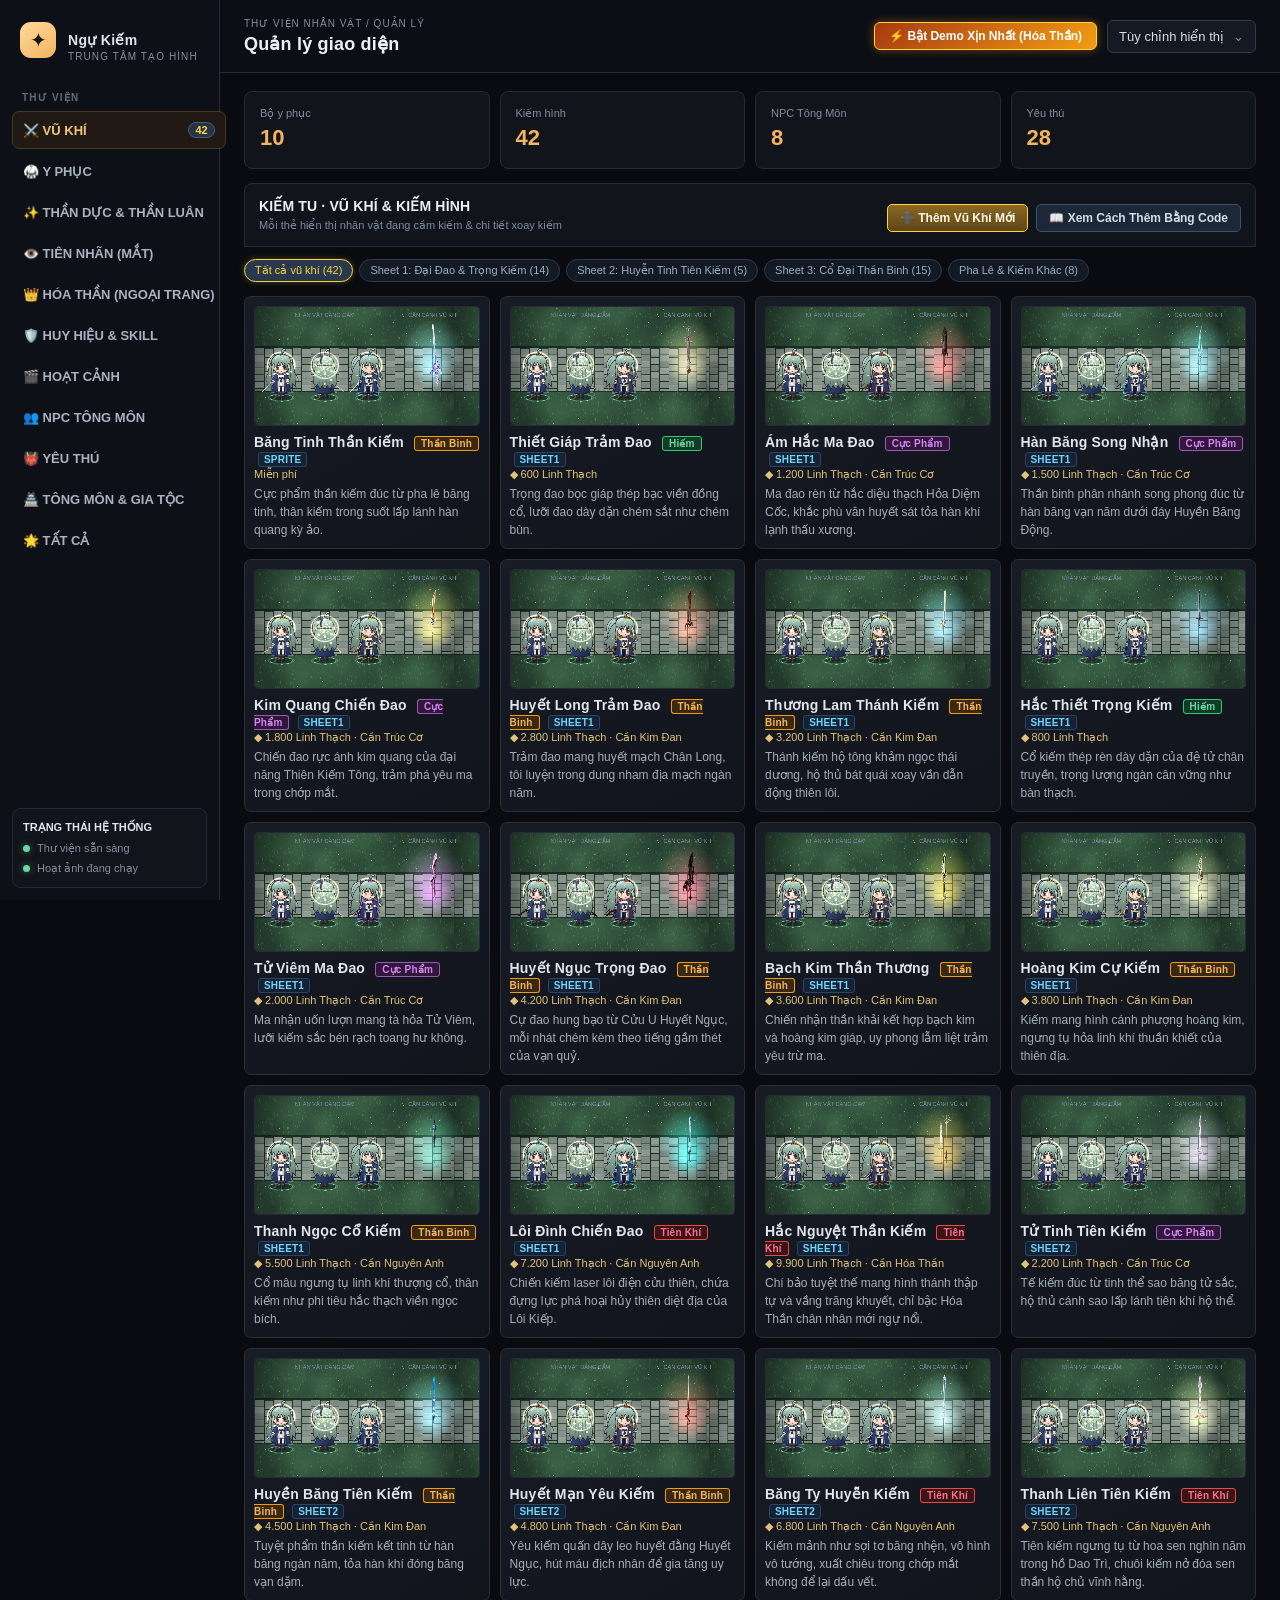
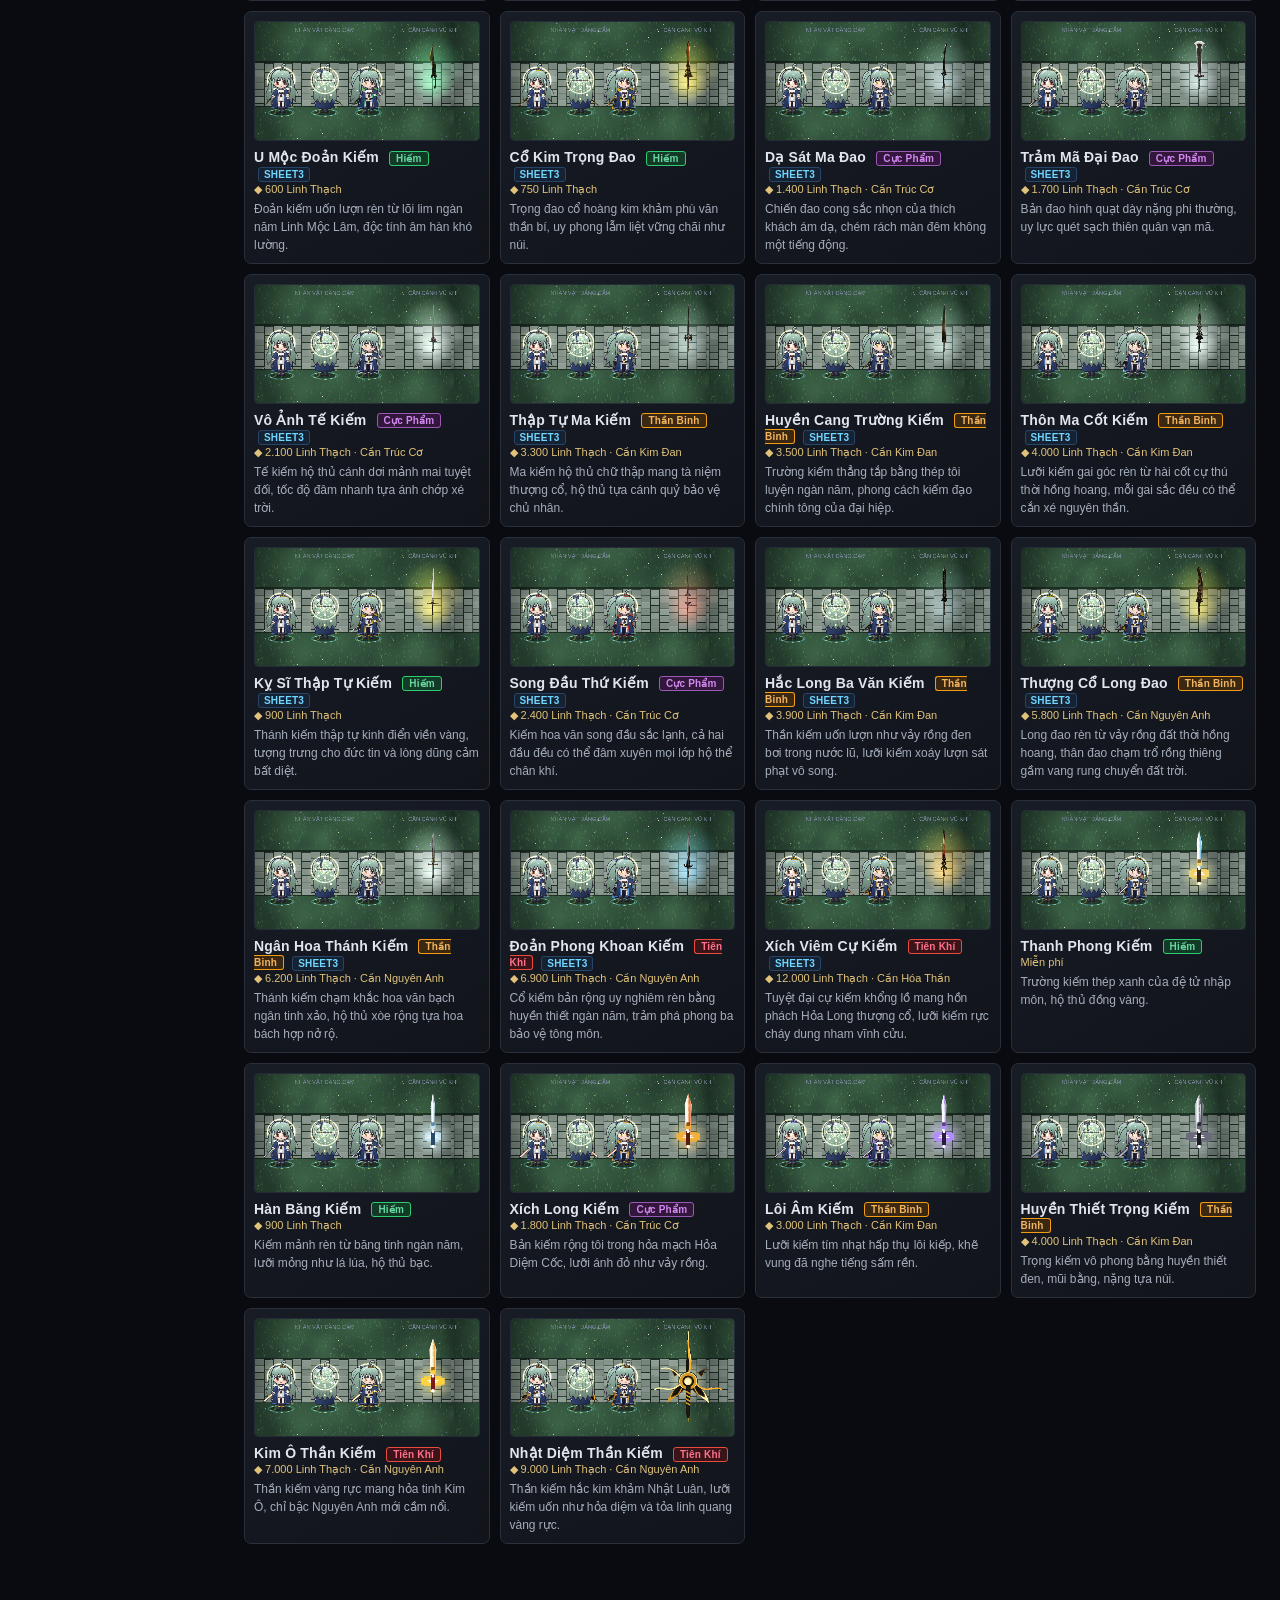
<file: src/tutien/gallery.html>
<!DOCTYPE html>
<html lang="vi">
<head>
  <meta charset="UTF-8">
  <meta name="viewport" content="width=device-width, initial-scale=1.0">
  <title>Thư Viện Nhân Vật & Vũ Khí — Ngự Kiếm Độ Kiếp</title>
  <style>
    * { box-sizing: border-box; }
    body { margin: 0; background: #0d131b; color: #d6dde8; font-family: "Segoe UI", sans-serif; font-size: 14px; }
    header {
      position: sticky; top: 0; z-index: 100;
      background: #0a0f16; border-bottom: 2px solid #8a6d32;
      box-shadow: 0 4px 16px rgba(0,0,0,0.4);
    }
    .header-top {
      display: flex; flex-wrap: wrap; gap: 8px; align-items: center;
      padding: 10px 16px; border-bottom: 1px solid #1e2838;
    }
    .header-top h1 { margin: 0 14px 0 0; font-family: serif; font-size: 20px; letter-spacing: 3px; color: #ffd23f; }
    .grp { display: flex; gap: 4px; align-items: center; margin-right: 10px; }
    .grp span { color: #7d8aa0; margin-right: 2px; }
    button {
      background: #1a2436; color: #d6dde8; border: 1px solid #3a4862;
      padding: 4px 10px; cursor: pointer; font-family: inherit; font-size: 13px;
      transition: all 0.15s ease;
    }
    button:hover { background: #26344d; border-color: #556c91; }
    button.on { color: #ffd23f; border-color: #8a6d32; background: #222d42; }

    /* Thanh điều hướng Tab chính */
    .tab-bar {
      display: flex; gap: 6px; padding: 6px 16px; background: #0e1520;
      align-items: center; overflow-x: auto;
    }
    .tab-btn {
      background: #141d2a; color: #8fa0b8; border: 1px solid #28374d;
      padding: 6px 16px; border-radius: 4px; font-weight: 600; font-size: 13px;
      cursor: pointer; display: flex; align-items: center; gap: 6px; white-space: nowrap;
    }
    .tab-btn:hover { background: #1c283a; color: #e1ebf7; border-color: #3f5577; }
    .tab-btn.on {
      background: linear-gradient(180deg, #2b394f, #1b2637);
      color: #ffd23f; border-color: #c99a32;
      box-shadow: 0 0 10px rgba(255, 210, 63, 0.25);
    }
    .tab-btn .badge {
      background: #253347; color: #ffd23f; font-size: 11px; padding: 1px 6px;
      border-radius: 10px; border: 1px solid #485c7b;
    }

    main { padding: 8px 16px 40px; }
    .gallery-sec { transition: opacity 0.2s ease; }
    .gallery-sec.hidden { display: none !important; }

    /* Tiêu đề mục & hành động */
    .sec-header {
      display: flex; flex-wrap: wrap; justify-content: space-between; align-items: flex-end;
      border-bottom: 1px solid #2a3448; padding-bottom: 8px; margin: 20px 0 12px; gap: 10px;
    }
    .sec-header h2 {
      margin: 0; font-family: serif; color: #ffd23f; letter-spacing: 2px;
    }
    .sec-header h2 small {
      display: inline-block; font-family: "Segoe UI", sans-serif; color: #7d8aa0;
      letter-spacing: 0; font-size: 13px; margin-left: 8px; font-weight: normal;
    }
    .sec-actions { display: flex; gap: 8px; align-items: center; }
    .btn-action {
      background: #1c2738; color: #d6dde8; border: 1px solid #3c4f6d;
      padding: 6px 12px; border-radius: 4px; cursor: pointer; font-size: 12px;
      font-weight: 600; display: flex; align-items: center; gap: 6px;
    }
    .btn-action:hover { background: #26354d; border-color: #5d7aa7; color: #fff; }
    .btn-action.primary {
      background: linear-gradient(180deg, #8a6825, #5e4513);
      border-color: #ffd23f; color: #fff9e6;
    }
    .btn-action.primary:hover {
      background: linear-gradient(180deg, #a77f30, #735417);
      box-shadow: 0 0 10px rgba(255, 210, 63, 0.35);
    }
    .btn-action.danger {
      background: #381b1f; border-color: #7a3038; color: #f28b93;
    }
    .btn-action.danger:hover { background: #4d242a; border-color: #a8424e; }

    /* Luyện Khí Đài (Forge Panel / Studio thêm vũ khí) */
    .forge-panel {
      background: linear-gradient(180deg, #16202e, #0f1622);
      border: 1px solid #c99a32; border-radius: 6px; padding: 16px;
      margin: 12px 0 20px; box-shadow: 0 6px 24px rgba(0,0,0,0.55);
    }
    .forge-panel.hidden { display: none; }
    .forge-title {
      display: flex; justify-content: space-between; align-items: center;
      border-bottom: 1px solid #2c3a50; padding-bottom: 10px; margin-bottom: 14px;
    }
    .forge-title h3 {
      margin: 0; font-family: serif; color: #ffd23f; font-size: 17px; letter-spacing: 1.5px;
      display: flex; align-items: center; gap: 8px;
    }
    .forge-grid {
      display: grid; grid-template-columns: repeat(auto-fit, minmax(280px, 1fr)); gap: 16px;
    }
    .forge-col { display: flex; flex-direction: column; gap: 10px; }
    .forge-col label {
      font-weight: 600; color: #c4d3e8; font-size: 12px; margin-bottom: -4px;
      display: flex; justify-content: space-between; align-items: center;
    }
    .forge-col input[type="text"],
    .forge-col input[type="number"],
    .forge-col select,
    .forge-col textarea {
      background: #0d141e; border: 1px solid #2e3e56; color: #eaf0f8;
      padding: 6px 10px; border-radius: 4px; font-family: inherit; font-size: 13px;
      width: 100%;
    }
    .forge-col input[type="text"]:focus,
    .forge-col input[type="number"]:focus,
    .forge-col select:focus,
    .forge-col textarea:focus {
      outline: none; border-color: #ffd23f; box-shadow: 0 0 6px rgba(255, 210, 63, 0.3);
    }
    .forge-subgroup {
      background: #0a0f16; border: 1px dashed #3a4b64; border-radius: 4px;
      padding: 10px; display: flex; flex-direction: column; gap: 8px;
    }
    .forge-subgroup.hidden { display: none; }
    .img-preview-wrap {
      display: flex; align-items: center; gap: 12px;
    }
    .img-preview {
      width: 50px; height: 50px; border: 1px solid #485c7b; background: #000;
      object-fit: contain; border-radius: 4px;
    }

    /* Bảng màu */
    .color-grid {
      display: grid; grid-template-columns: repeat(auto-fill, minmax(130px, 1fr)); gap: 8px;
    }
    .color-box {
      background: #0a0f16; border: 1px solid #28374d; border-radius: 4px;
      padding: 6px 8px; display: flex; align-items: center; justify-content: space-between;
    }
    .color-box span { font-size: 11px; color: #9bb0cb; }
    .color-box input[type="color"] {
      border: none; width: 26px; height: 24px; padding: 0; background: none; cursor: pointer;
    }

    .forge-footer {
      display: flex; flex-wrap: wrap; justify-content: space-between; align-items: center;
      margin-top: 16px; padding-top: 12px; border-top: 1px solid #28374d; gap: 8px;
    }
    .forge-btn-grp { display: flex; gap: 8px; }

    /* Hộp xuất mã JS */
    .code-export-box {
      background: #080c12; border: 1px solid #3a4862; border-radius: 4px;
      padding: 12px; margin-top: 14px;
    }
    .code-export-box.hidden { display: none; }
    .code-header {
      display: flex; justify-content: space-between; align-items: center; margin-bottom: 8px;
      font-size: 12px; color: #a4b6cd;
    }
    .code-export-box pre {
      margin: 0; background: #05080c; border: 1px solid #1c2738; padding: 10px;
      border-radius: 4px; overflow-x: auto; color: #7fe3ff; font-family: Consolas, monospace; font-size: 12px;
    }

    /* Hộp hướng dẫn code */
    .guide-panel {
      background: #111a26; border: 1px solid #2a3c54; border-radius: 6px;
      padding: 14px 18px; margin: 12px 0 20px; line-height: 1.6;
    }
    .guide-panel.hidden { display: none; }
    .guide-panel h4 { margin: 0 0 8px; color: #ffd23f; font-family: serif; font-size: 15px; }
    .guide-panel ol { margin: 0; padding-left: 20px; color: #b9cadc; }
    .guide-panel li { margin-bottom: 6px; }
    .guide-panel code { background: #070b10; color: #8de3ff; padding: 2px 6px; border-radius: 3px; font-size: 12px; }

    /* Cards */
    .cards { display: grid; grid-template-columns: repeat(auto-fill, minmax(330px, 1fr)); gap: 12px; }
    .card {
      background: linear-gradient(#1b2232, #11161f); border: 1px solid #2f3b52;
      padding: 10px; border-radius: 4px; transition: transform 0.15s ease, border-color 0.15s ease;
      position: relative;
    }
    .card:hover { border-color: #4f668c; transform: translateY(-2px); }
    .card.wide { grid-column: 1 / -1; }
    .card canvas { display: block; width: 100%; height: auto; border: 1px solid #263248; image-rendering: auto; border-radius: 3px; }
    .card-head { display: flex; justify-content: space-between; align-items: center; margin: 8px 0 2px; }
    .name { font-family: serif; font-size: 16px; font-weight: bold; letter-spacing: 1px; }
    .meta { color: #e0c27a; font-size: 12px; margin-bottom: 4px; }
    .desc { color: #a8b4c8; font-size: 13px; line-height: 1.5; }
    .tags { font-size: 12px; color: #7d8aa0; margin-top: 4px; }
    .labels { display: flex; justify-content: space-around; font-size: 12px; color: #7d8aa0; margin-top: 4px; }
    .badge-custom {
      background: #735118; color: #fff2a8; font-size: 10px; padding: 1px 6px;
      border-radius: 3px; border: 1px solid #ffd23f; margin-left: 6px; font-weight: normal; vertical-align: middle;
    }
    .badge-rarity {
      font-size: 10px; padding: 1px 6px; border-radius: 3px; font-weight: bold; margin-left: 6px; vertical-align: middle;
    }
    .rarity-Hiem { background: #133a26; color: #67d6a0; border: 1px solid #2ecc71; }
    .rarity-CucPham { background: #32163b; color: #d288f0; border: 1px solid #9b59b6; }
    .rarity-ThanBinh { background: #3b2812; color: #f2b45e; border: 1px solid #f39c12; }
    .rarity-TienKhi { background: #3b141a; color: #ff708a; border: 1px solid #e74c3c; }
    .badge-sheet {
      background: #152233; color: #70d6ff; border: 1px solid #284466; font-size: 10px; padding: 1px 5px; border-radius: 3px; margin-left: 4px;
    }
    .weapon-filter-bar {
      display: flex; gap: 6px; flex-wrap: wrap; margin: 10px 0 14px;
    }
    .filter-pill {
      background: #141a24; color: #9aaec7; border: 1px solid #2c3a4f; padding: 4px 10px;
      border-radius: 14px; font-size: 11px; cursor: pointer; transition: all 0.15s ease;
    }
    .filter-pill:hover { background: #1c2636; color: #eaf2fc; border-color: #486284; }
    .filter-pill.on {
      background: #28394e; color: #ffd23f; border-color: #ffd23f; box-shadow: 0 0 6px rgba(255, 210, 63, 0.25);
    }
    .btn-del-weapon {
      background: #381a1f; color: #f5848c; border: 1px solid #752832;
      border-radius: 3px; padding: 2px 6px; font-size: 11px; cursor: pointer;
    }
    .btn-del-weapon:hover { background: #54222a; border-color: #a83848; color: #fff; }
    .sect-preview-group { margin: 14px 0; padding: 14px; border: 1px solid #252a35; border-radius: 8px; background: #11141b; }
    .sect-preview-group h3 { margin: 0 0 4px; font-size: 15px; }
    .sect-preview-group > .dim { margin: 0 0 12px; }
    .preview-affiliation { min-height: 58px; margin: 8px 0; color: #a5adbb; font-size: 12px; line-height: 1.5; }
    .preview-join { width: 100%; padding: 7px; border-radius: 5px; color: #f3c27b; border-color: #705432; }
    .preview-selection { border-color: var(--card-color, #88643a); box-shadow: 0 0 12px color-mix(in srgb, var(--card-color, #88643a) 25%, transparent); }

    :root {
      color-scheme: dark;
      --dashboard-bg: #090b10;
      --dashboard-panel: #11141b;
      --dashboard-line: #252a35;
      --dashboard-muted: #858d9d;
      --dashboard-gold: #f2b45e;
      --dashboard-green: #67d6a0;
    }
    html { scroll-behavior: smooth; }
    body { background: var(--dashboard-bg); color: #e1e5ed; font-size: 13px; }
    .app-shell { display: grid; grid-template-columns: 220px minmax(0, 1fr); min-height: 100vh; }
    .sidebar { position: sticky; top: 0; display: flex; flex-direction: column; height: 100vh; padding: 18px 12px 12px;
      border-right: 1px solid var(--dashboard-line); background: #0d1016; }
    .brand { display: grid; grid-template-columns: 38px 1fr; align-items: center; column-gap: 10px; padding: 4px 8px 22px; }
    .brand-mark { display: grid; place-items: center; width: 36px; height: 36px; border-radius: 11px;
      color: #17120c; background: linear-gradient(145deg, #ffd99c, var(--dashboard-gold)); font-size: 20px; }
    .brand strong { font-size: 14px; letter-spacing: .3px; }
    .brand small { grid-column: 2; margin-top: -7px; color: var(--dashboard-muted); font-size: 10px; letter-spacing: 1.1px; }
    .nav-label { padding: 8px 10px; color: #626b7a; font-size: 10px; font-weight: 700; letter-spacing: 1.2px; }
    .tab-bar { display: grid; gap: 4px; padding: 0; background: transparent; overflow: visible; }
    .tab-btn { width: 100%; justify-content: flex-start; padding: 10px; border-color: transparent; border-radius: 7px;
      color: #aab1bf; background: transparent; text-align: left; }
    .tab-btn:hover, .tab-btn.on { color: #f4c27e; border-color: #493722; background: #211a14; box-shadow: none; }
    .tab-btn .badge { margin-left: auto; }
    .side-status { margin-top: auto; padding: 12px 10px; border: 1px solid var(--dashboard-line); border-radius: 8px; background: #11141a; }
    .side-status strong { display: block; margin-bottom: 8px; font-size: 11px; }
    .status-line { display: flex; align-items: center; gap: 7px; margin-top: 7px; color: var(--dashboard-muted); font-size: 11px; }
    .status-dot { width: 7px; height: 7px; flex: 0 0 7px; border-radius: 50%; background: var(--dashboard-green); box-shadow: 0 0 9px #67d6a077; }
    .workspace { min-width: 0; }
    .workspace > header { position: sticky; top: 0; z-index: 100; border-bottom: 1px solid var(--dashboard-line);
      background: #0c0f15ee; box-shadow: none; backdrop-filter: blur(14px); }
    .header-top { min-height: 72px; justify-content: space-between; padding: 12px 24px; border: 0; }
    .header-top h1 { margin: 0; color: #edf0f6; font-family: "Segoe UI", sans-serif; font-size: 18px; letter-spacing: .2px; }
    .page-heading { display: grid; gap: 4px; }
    .page-heading small { color: var(--dashboard-muted); font-size: 10px; letter-spacing: 1px; text-transform: uppercase; }
    .display-settings { position: relative; margin-left: auto; }
    .display-settings summary { padding: 8px 11px; border: 1px solid #343a46; border-radius: 6px; color: #d9deea;
      background: #151922; cursor: pointer; list-style: none; white-space: nowrap; }
    .display-settings summary::-webkit-details-marker { display: none; }
    .display-settings summary::after { content: "⌄"; margin-left: 9px; color: var(--dashboard-muted); }
    .settings-menu { position: absolute; top: calc(100% + 9px); right: 0; display: grid; grid-template-columns: repeat(2, minmax(180px, 1fr));
      gap: 12px; width: min(460px, calc(100vw - 32px)); padding: 14px; border: 1px solid #333a47;
      border-radius: 9px; background: #141821; box-shadow: 0 16px 44px #0009; }
    .settings-menu .grp { flex-wrap: wrap; gap: 5px; margin: 0; }
    .settings-menu .grp span { width: 100%; margin: 0 0 3px; color: var(--dashboard-muted); font-size: 11px; }
    .settings-menu .grp button { padding: 5px 8px; border-color: #343b48; border-radius: 5px; color: #bfc6d3; background: #1a1f29; }
    .settings-menu .grp button.on { color: #f3c27b; border-color: #8a6336; background: #282116; }
    main { padding: 18px 24px 48px; }
    .dashboard-metrics { display: grid; grid-template-columns: repeat(4, minmax(0, 1fr)); gap: 10px; margin-bottom: 14px; }
    .dashboard-metric { min-height: 78px; padding: 13px 15px; border: 1px solid var(--dashboard-line); border-radius: 8px; background: var(--dashboard-panel); }
    .dashboard-metric span { color: var(--dashboard-muted); font-size: 11px; }
    .dashboard-metric strong { display: block; margin-top: 7px; color: var(--dashboard-gold); font-size: 22px; line-height: 1; }
    .sec-header { margin-top: 14px; padding: 14px; border: 1px solid var(--dashboard-line); border-radius: 8px 8px 0 0;
      background: var(--dashboard-panel); }
    .sec-header h2 { color: #edf0f6; font-family: "Segoe UI", sans-serif; font-size: 14px; letter-spacing: .15px; }
    .sec-header h2 small { display: block; margin: 5px 0 0; font-size: 11px; }
    .sec-actions { flex-wrap: wrap; }
    .btn-action { border-radius: 5px; }
    .gallery-sec > .cards, .gallery-sec > .forge-panel, .gallery-sec > .guide-panel { margin-bottom: 14px; }
    .cards { grid-template-columns: repeat(auto-fill, minmax(205px, 1fr)); gap: 10px; }
    .card { min-width: 0; padding: 9px; border-color: #292f3b; border-radius: 7px;
      background: linear-gradient(150deg, #181c25, #11141b); }
    .card:hover { border-color: #88643a; transform: translateY(-1px); }
    .card canvas { border-color: #252c38; border-radius: 4px; }
    .name { font-family: "Segoe UI", sans-serif; font-size: 14px; letter-spacing: .2px; }
    .meta { font-size: 11px; }
    .desc { color: #a5adbb; font-size: 12px; }
    .tags, .labels { font-size: 11px; }
    .forge-panel { border-radius: 8px; }
    @media (max-width: 1050px) {
      .app-shell { grid-template-columns: 190px minmax(0, 1fr); }
      .header-top, main { padding-right: 16px; padding-left: 16px; }
      .dashboard-metrics { grid-template-columns: repeat(2, minmax(0, 1fr)); }
    }
    @media (max-width: 720px) {
      .app-shell { display: block; }
      .sidebar { position: static; width: 100%; height: auto; padding: 10px 12px; border-right: 0; border-bottom: 1px solid var(--dashboard-line); }
      .brand { grid-template-columns: 32px 1fr; padding: 0 4px 10px; }
      .brand-mark { width: 30px; height: 30px; }
      .brand small { margin-top: -5px; }
      .nav-label, .side-status { display: none; }
      .tab-bar { display: flex; overflow-x: auto; }
      .tab-btn { width: auto; flex: 0 0 auto; padding: 8px; font-size: 11px; }
      .header-top { position: static; min-height: 64px; }
      .header-top h1 { font-size: 15px; }
      main { padding: 13px 12px 32px; }
      .settings-menu { position: fixed; top: 122px; right: 12px; }
      .cards { grid-template-columns: repeat(auto-fill, minmax(155px, 1fr)); }
      .sec-header { align-items: flex-start; }
    }
    @media (max-width: 460px) {
      .header-top { gap: 8px; padding: 10px 12px; }
      .page-heading small { font-size: 8px; }
      .header-top h1 { font-size: 14px; }
      .settings-menu { grid-template-columns: 1fr; max-height: 70vh; overflow-y: auto; }
      .dashboard-metrics { gap: 7px; }
      .dashboard-metric { min-height: 68px; padding: 10px; }
      .dashboard-metric strong { font-size: 19px; }
      .cards { grid-template-columns: 1fr; }
      .sec-actions { width: 100%; }
    }

    /* Popup xem nhân vật 360° */
    .v360 { position: fixed; inset: 0; z-index: 1000; display: flex; align-items: center; justify-content: center;
      background: rgba(4, 6, 12, 0.72); backdrop-filter: blur(3px); }
    .v360[hidden] { display: none; }
    .v360-box { background: linear-gradient(160deg, #1a1f2b, #0f131b); border: 1px solid #88643a; border-radius: 8px;
      padding: 10px; box-shadow: 0 12px 40px rgba(0, 0, 0, 0.6); max-width: calc(100vw - 20px); }
    .v360-head { display: flex; align-items: center; justify-content: space-between; margin-bottom: 8px; color: #ffd23f; }
    .v360-x { background: none; border: 1px solid #3a4458; color: #cfd8e6; border-radius: 4px; width: 28px; height: 28px; cursor: pointer; }
    .v360-x:hover { border-color: #ffd23f; color: #ffd23f; }
    .v360 canvas { display: block; border-radius: 6px; max-width: 100%; height: auto !important; }
    .v360 canvas.v360-main { cursor: grab; touch-action: none; }
    .v360 canvas.v360-main.grab { cursor: grabbing; }
    .v360-body { display: flex; gap: 10px; align-items: flex-start; }
    .v360-side { display: flex; flex-direction: column; gap: 8px; width: 190px; }
    .v360-panel { border: 1px solid #2f3b52; border-radius: 6px; padding: 6px; background: rgba(5, 8, 14, 0.55); }
    .v360-cap { font-size: 11px; letter-spacing: 1px; color: #e0c27a; margin-bottom: 4px; }
    .v360-name { font-size: 12px; color: #cfd8e6; margin-top: 4px; min-height: 2.6em; line-height: 1.3; }
    @media (max-width: 680px) { .v360-body { flex-direction: column; } .v360-side { flex-direction: row; width: auto; } }
    .v360-bar { display: flex; flex-wrap: wrap; align-items: center; gap: 8px; margin-top: 8px; font-size: 12px; color: #cfd8e6; }
    .v360-deg { min-width: 38px; color: #ffd23f; font-weight: bold; font-variant-numeric: tabular-nums; }
    .v360-bar span { display: inline-flex; gap: 3px; }
    .v360-bar button { background: #1d2433; border: 1px solid #3a4458; color: #cfd8e6; padding: 3px 8px; border-radius: 4px; cursor: pointer; font-size: 12px; }
    .v360-bar button.on { border-color: #ffd23f; color: #ffd23f; }
    .v360-bar button:disabled { opacity: 0.35; cursor: default; }
    .v360-hint { margin-top: 6px; font-size: 11px; color: #7d8aa0; }
  </style>
</head>
<body>
  <div class="app-shell">
    <aside class="sidebar">
      <div class="brand">
        <span class="brand-mark" aria-hidden="true">✦</span>
        <strong>Ngự Kiếm</strong>
        <small>TRUNG TÂM TẠO HÌNH</small>
      </div>
      <div class="nav-label">THƯ VIỆN</div>
      <nav class="tab-bar" id="category-tabs" aria-label="Danh mục thư viện">
        <button class="tab-btn on" data-tab="weapons">⚔️ VŨ KHÍ <span class="badge" id="badge-weapon-count">0</span></button>
        <button class="tab-btn" data-tab="skins">🥋 Y PHỤC</button>
        <button class="tab-btn" data-tab="halos">✨ THẦN DỰC &amp; THẦN LUÂN</button>
        <button class="tab-btn" data-tab="eyes">👁️ TIÊN NHÃN (MẮT)</button>
        <button class="tab-btn" data-tab="avatars">👑 HÓA THẦN (NGOẠI TRANG)</button>
        <button class="tab-btn" data-tab="badges">🛡️ HUY HIỆU &amp; SKILL</button>
        <button class="tab-btn" data-tab="anims">🎬 HOẠT CẢNH</button>
        <button class="tab-btn" data-tab="npcs">👥 NPC TÔNG MÔN</button>
        <button class="tab-btn" data-tab="enemies">👹 YÊU THÚ</button>
        <button class="tab-btn" data-tab="sects">🏯 TÔNG MÔN &amp; GIA TỘC</button>
        <button class="tab-btn" data-tab="all">🌟 TẤT CẢ</button>
      </nav>
      <div class="side-status">
        <strong>TRẠNG THÁI HỆ THỐNG</strong>
        <div class="status-line"><span class="status-dot"></span>Thư viện sẵn sàng</div>
        <div class="status-line"><span class="status-dot"></span>Hoạt ảnh đang chạy</div>
      </div>
    </aside>
    <div class="workspace">
      <header>
        <div class="header-top">
          <div class="page-heading">
            <small>Thư viện nhân vật / Quản lý</small>
            <h1>Quản lý giao diện</h1>
          </div>
          <div style="display: flex; gap: 10px; align-items: center; flex-wrap: wrap;">
            <button class="btn-action" id="btn-demo-max" style="background: linear-gradient(135deg, #a73a12, #f39c12); color: #fff; border: 1px solid #ffd23f; font-weight: bold; padding: 6px 14px; box-shadow: 0 0 10px rgba(243, 156, 18, 0.4); cursor: pointer; border-radius: 6px;">⚡ Bật Demo Xịn Nhất (Hóa Thần)</button>
            <details class="display-settings">
              <summary>Tùy chỉnh hiển thị</summary>
              <div class="settings-menu">
                <div class="grp" id="g-zoom"><span>Phóng to</span></div>
                <div class="grp" id="g-bg"><span>Nền</span></div>
                <div class="grp" id="g-elem"><span>Linh khí</span></div>
                <div class="grp" id="g-realm"><span>Cảnh giới</span></div>
              </div>
            </details>
          </div>
        </div>
      </header>

      <main>
        <section class="dashboard-metrics" aria-label="Tổng quan thư viện">
          <div class="dashboard-metric"><span>Bộ y phục</span><strong id="metric-skin-count">—</strong></div>
          <div class="dashboard-metric"><span>Kiếm hình</span><strong id="metric-weapon-count">—</strong></div>
          <div class="dashboard-metric"><span>NPC Tông Môn</span><strong id="metric-npc-count">—</strong></div>
          <div class="dashboard-metric"><span>Yêu thú</span><strong id="metric-enemy-count">—</strong></div>
        </section>
    <!-- MỤC 1: VŨ KHÍ & KIẾM HÌNH -->
    <section class="gallery-sec" id="sec-weapons" data-sec="weapons">
      <div class="sec-header">
        <h2>KIẾM TU · VŨ KHÍ & KIẾM HÌNH <small>Mỗi thẻ hiển thị nhân vật đang cầm kiếm & chi tiết xoay kiếm</small></h2>
        <div class="sec-actions">
          <button class="btn-action primary" id="btn-toggle-forge">➕ Thêm Vũ Khí Mới</button>
          <button class="btn-action" id="btn-toggle-guide">📖 Xem Cách Thêm Bằng Code</button>
        </div>
      </div>

      <!-- Thanh lọc danh mục vũ khí -->
      <div class="weapon-filter-bar" id="weapon-filter-bar">
        <button class="filter-pill on" data-filter="all">Tất cả vũ khí (<span id="count-all">0</span>)</button>
        <button class="filter-pill" data-filter="sheet1">Sheet 1: Đại Đao & Trọng Kiếm (<span id="count-s1">0</span>)</button>
        <button class="filter-pill" data-filter="sheet2">Sheet 2: Huyễn Tinh Tiên Kiếm (<span id="count-s2">0</span>)</button>
        <button class="filter-pill" data-filter="sheet3">Sheet 3: Cổ Đại Thần Binh (<span id="count-s3">0</span>)</button>
        <button class="filter-pill" data-filter="crystal">Pha Lê & Kiếm Khác (<span id="count-other">0</span>)</button>
      </div>

      <!-- Studio Tạo & Thử Nghiệm Vũ Khí (Luyện Khí Đài) -->
      <div class="forge-panel hidden" id="forge-panel">
        <div class="forge-title">
          <h3>⚔️ LUYỆN KHÍ ĐÀI · TẠO VÀ THỬ NGHIỆM VŨ KHÍ MỚI</h3>
          <button class="btn-action" id="btn-close-forge">✕ Đóng</button>
        </div>

        <div class="forge-grid">
          <!-- Cột 1: Thông tin cơ bản -->
          <div class="forge-col">
            <label for="new-w-name">Tên Vũ Khí:</label>
            <input type="text" id="new-w-name" placeholder="vd: Băng Hỏa Cuồng Long Kiếm" value="Tử Điện Long Kiếm">

            <label for="new-w-id">Mã Định Danh (ID):</label>
            <input type="text" id="new-w-id" placeholder="vd: TU_DIEN_KIEM" value="TU_DIEN_KIEM">

            <label for="new-w-realm">Cảnh Giới Yêu Cầu:</label>
            <select id="new-w-realm">
              <option value="0">Luyện Khí</option>
              <option value="1">Trúc Cơ</option>
              <option value="2">Kim Đan</option>
              <option value="3">Nguyên Anh</option>
              <option value="4">Hóa Thần</option>
            </select>

            <label for="new-w-price">Giá (Linh Thạch):</label>
            <input type="number" id="new-w-price" value="2500" min="0" step="100">
          </div>

          <!-- Cột 2: Hình dáng & Sprite ảnh -->
          <div class="forge-col">
            <label for="new-w-shape">Kiểu Dáng / Nguồn Sprite:</label>
            <select id="new-w-shape">
              <option value="sheet1">⚔️ Sprite Sheet 1 (Đại Đao & Chiến Kiếm)</option>
              <option value="sheet2">💎 Sprite Sheet 2 (Huyễn Tinh Tiên Kiếm)</option>
              <option value="sheet3">🗿 Sprite Sheet 3 (Cổ Đại Ma Kiếm)</option>
              <option value="crystal_sword">💎 Sprite Kiếm Pha Lê (Băng Tinh Kiếm)</option>
              <option value="custom_sprite">🖼️ Sprite Ảnh Tùy Chọn (PNG trong suốt từ máy/đường dẫn)</option>
              <option value="jian">⚔️ Trường Kiếm Cổ Truyền (Thanh Phong / Lôi Âm)</option>
              <option value="thin">🗡️ Tế Kiếm Mảnh (Hàn Băng Kiếm)</option>
              <option value="broad">🗡️ Kiếm Bản Rộng (Xích Long / Kim Ô)</option>
              <option value="heavy">🗿 Trọng Kiếm Vô Phong (Huyền Thiết)</option>
              <option value="solar_flame">☀️ Nhật Luân Hỏa Diệm Kiếm</option>
            </select>

            <div id="forge-sheet-options" class="forge-subgroup hidden">
              <label>Vùng cắt trên Sprite Sheet (sx, sy, sw, sh):</label>
              <div style="display:grid; grid-template-columns: repeat(4, 1fr); gap:6px;">
                <input type="number" id="new-w-sx" placeholder="sx" value="13">
                <input type="number" id="new-w-sy" placeholder="sy" value="14">
                <input type="number" id="new-w-sw" placeholder="sw" value="102">
                <input type="number" id="new-w-sh" placeholder="sh" value="466">
              </div>
              <small style="color:#7d8aa0; font-size:11px;">Hệ thống sẽ tự động Trim loại bỏ viền trong suốt thừa.</small>
            </div>

            <div id="forge-sprite-options" class="forge-subgroup hidden">
              <label>Chọn file ảnh từ máy (PNG trong suốt):</label>
              <input type="file" id="new-w-file" accept="image/*">
              <label>Hoặc nhập đường dẫn ảnh:</label>
              <input type="text" id="new-w-sprite-path" placeholder="vd: assets/crystal_sword.png hoặc link ảnh">
              <div class="img-preview-wrap">
                <span style="font-size:12px; color:#7d8aa0;">Xem trước ảnh:</span>
                <img id="forge-img-preview" class="img-preview" alt="Preview" src="assets/crystal_sword.png">
              </div>
            </div>

            <label for="new-w-desc">Mô Tả Vũ Khí:</label>
            <textarea id="new-w-desc" rows="3" placeholder="Mô tả truyền thuyết và uy lực kiếm...">Thần kiếm tím sẫm hội tụ cuồng lôi chín tầng trời, lưỡi kiếm uốn lượn như giao long xuất thế.</textarea>
          </div>

          <!-- Cột 3: Bảng màu -->
          <div class="forge-col">
            <label>Bảng Màu Kiếm (Palette):</label>
            <div class="color-grid">
              <div class="color-box">
                <span>Lưỡi kiếm:</span>
                <input type="color" id="new-w-col-blade" value="#f0e6ff">
              </div>
              <div class="color-box">
                <span>Bóng lưỡi:</span>
                <input type="color" id="new-w-col-bladeshade" value="#9b59b6">
              </div>
              <div class="color-box">
                <span>Chuôi kiếm:</span>
                <input type="color" id="new-w-col-hilt" value="#2c1a4d">
              </div>
              <div class="color-box">
                <span>Hộ thủ:</span>
                <input type="color" id="new-w-col-gold" value="#ffd700">
              </div>
              <div class="color-box">
                <span>Hào quang:</span>
                <input type="color" id="new-w-col-gem" value="#b48cff">
              </div>
            </div>
          </div>
        </div>

        <div class="forge-footer">
          <div class="forge-btn-grp">
            <button class="btn-action primary" id="btn-forge-submit">✨ Thêm Ngay Vào Thư Viện</button>
            <button class="btn-action" id="btn-forge-export">📋 Xuất Mã JavaScript</button>
          </div>
          <button class="btn-action danger" id="btn-forge-clear-custom" title="Xóa toàn bộ vũ khí tự tạo">🗑️ Xóa Vũ Khí Tự Tạo</button>
        </div>

        <!-- Khung xuất mã Code JS -->
        <div class="code-export-box hidden" id="forge-code-box">
          <div class="code-header">
            <span>Đoạn mã JavaScript chuẩn (dán vào mảng <code>swordSkins: [...]</code> trong <code>src/tutien/js/data.js</code>):</span>
            <button class="btn-action" id="btn-copy-code">Sao chép mã</button>
          </div>
          <pre><code id="forge-code-content"></code></pre>
        </div>
      </div>

      <!-- Khung hướng dẫn code -->
      <div class="guide-panel hidden" id="guide-panel">
        <h4>📖 Hướng Dẫn Thêm Vũ Khí Vào Mã Nguồn Trò Chơi:</h4>
        <ol>
          <li><b>Bước 1: Chuẩn bị ảnh kiếm:</b> Định dạng <code>.png</code> nền trong suốt. Mũi kiếm chúc xuống hoặc theo hướng dọc.</li>
          <li><b>Bước 2: Đặt file vào dự án:</b> Copy ảnh vào thư mục <code>src/tutien/assets/ten_kiem.png</code> hoặc <code>kiem/ten_kiem.png</code>.</li>
          <li><b>Bước 3: Khai báo vào dữ liệu:</b> Mở file <code>src/tutien/js/data.js</code>, tìm đến mảng <code>swordSkins: [ ... ]</code> và dán đoạn cấu hình đã xuất từ nút "📋 Xuất Mã JavaScript" ở trên.</li>
          <li><b>Bước 4: F5 tải lại trang:</b> Vũ khí mới sẽ vĩnh viễn có mặt trong game, thư viện nhân vật và bảng trang bị Kiếm Các!</li>
        </ol>
      </div>

      <!-- Danh sách card Kiếm hình -->
      <div class="cards" id="sword-skins"></div>
    </section>

    <!-- MỤC 2: Y PHỤC -->
    <section class="gallery-sec" id="sec-skins" data-sec="skins">
      <div class="sec-header">
        <h2>KIẾM TU · Y PHỤC <small>Bấm vào thẻ để chọn trang phục cho nhân vật</small></h2>
      </div>
      <div class="cards" id="skins"></div>
    </section>

    <!-- MỤC MỚI: THẦN DỰC & THẦN LUÂN -->
    <section class="gallery-sec" id="sec-halos" data-sec="halos">
      <div class="sec-header">
        <h2>THẦN DỰC &amp; THẦN LUÂN <small>Thần Luân thái dương xoay phát sáng & Đôi cánh Tiên Dực đập nhẹ sau lưng</small></h2>
      </div>
      <div class="cards" id="halos-cards"></div>
    </section>

    <!-- MỤC MỚI: TIÊN NHÃN (MẮT) -->
    <section class="gallery-sec" id="sec-eyes" data-sec="eyes">
      <div class="sec-header">
        <h2>TIÊN NHÃN · MA ĐỒNG (28+ MẪU MẮT) <small>Đồng tử Tiên Đạo và Ma Tộc uy lực, xem cận cảnh và thử nghiệm trên khuôn mặt</small></h2>
      </div>
      <div class="cards" id="eyes-cards"></div>
    </section>

    <!-- MỤC MỚI: HÓA THẦN (NGOẠI TRANG PHÁP TƯỚNG) -->
    <section class="gallery-sec" id="sec-avatars" data-sec="avatars">
      <div class="sec-header">
        <h2>HÓA THẦN · NGOẠI TRANG PHÁP TƯỚNG <small>Chuyển hóa thần thân bậc Hóa Thần đại năng, cơ giáp và thần tướng bát hoang</small></h2>
      </div>
      <div class="cards" id="avatars-cards"></div>
    </section>

    <!-- MỤC MỚI: HUY HIỆU & SKILL BAR -->
    <section class="gallery-sec" id="sec-badges" data-sec="badges">
      <div class="sec-header">
        <h2>HUY HIỆU &amp; ICON KỸ NĂNG <small>10 Huy hiệu Ngũ Đại Tông Môn & Thế Gia, Ấn ký Nguyên tố cùng Icon kỹ năng HUD</small></h2>
      </div>
      <div class="cards" id="badges-cards"></div>
    </section>

    <!-- MỤC 3: HOẠT CẢNH -->
    <section class="gallery-sec" id="sec-anims" data-sec="anims">
      <div class="sec-header">
        <h2>KIẾM TU · HOẠT CẢNH <small>Trang phục & Vũ khí đang chọn; đủ 3 hướng và các chuyển động</small></h2>
      </div>
      <div class="cards"><div class="card wide"><canvas id="anims"></canvas><div class="labels" id="anim-labels"></div></div></div>
    </section>

    <!-- MỤC 4: NPC TÔNG MÔN -->
    <section class="gallery-sec" id="sec-npcs" data-sec="npcs">
      <div class="sec-header">
        <h2>NPC TÔNG MÔN <small>Đứng · Quay lưng · Đi ngang. Tên vàng = NPC có chức năng</small></h2>
      </div>
      <div class="cards" id="npcs"></div>
    </section>

    <!-- MỤC 5: YÊU THÚ -->
    <section class="gallery-sec" id="sec-enemies" data-sec="enemies">
      <div class="sec-header">
        <h2>YÊU THÚ <small>Chớp trắng = trạng thái trúng đòn</small></h2>
      </div>
      <div class="cards" id="enemies"></div>
    </section>

        <section class="gallery-sec" id="sec-sects" data-sec="sects">
          <div class="sec-header">
            <h2>TÔNG MÔN &amp; GIA TỘC <small>Xem trước đạo bào, hào quang và huyết mạch</small></h2>
          </div>
          <div class="sect-preview-group">
            <h3>Ngũ Đại Tông Môn</h3>
            <p class="dim">Chọn thử để đổi màu đạo bào và hào quang trong thư viện.</p>
            <div class="cards" id="sect-previews"></div>
          </div>
          <div class="sect-preview-group">
            <h3>Tứ Đại Tu Tiên Thế Gia</h3>
            <p class="dim">Huyết mạch gia tộc và chỉ số có thể xem, chọn trong modal Tông Môn &amp; Gia Tộc ở trong game.</p>
            <div class="cards" id="clan-previews"></div>
          </div>
        </section>
      </main>
    </div>
  </div>

  <script src="js/util.js"></script>
  <script src="js/data.js"></script>
  <script src="js/art.js"></script>
  <script src="js/character.js"></script>
  <script src="js/environment.js"></script>
  <script src="js/monsters.js"></script>
  <script>
  (function () {
    'use strict';
    const D = TT.DATA, U = TT.util, PPM = D.world.pixelsPerMeter;
    const STORAGE_KEY = 'tutien_custom_weapons_v1';

    // ---------------------------------------------------------- khởi tạo tùy chọn
    const initialHash = location.hash ? location.hash.replace('#', '') : '';
    const initialParam = typeof URLSearchParams !== 'undefined' ? new URLSearchParams(location.search).get('tab') : null;
    const validTabs = ['weapons', 'skins', 'halos', 'eyes', 'avatars', 'badges', 'anims', 'npcs', 'enemies', 'sects', 'all'];
    const activeTab = validTabs.includes(initialHash) ? initialHash : (validTabs.includes(initialParam) ? initialParam : 'weapons');

    const opt = {
      zoom: 2,
      bg: 'tongmon',
      color: D.elements.colors.Kim,
      realm: 0,
      skin: D.skins[0].id,
      sword: D.swordSkins[0].id,
      haloId: null,
      wingsId: null,
      eyeId: null,
      avatarSkin: null,
      previewSectId: D.sects[0].id,
      previewClanId: null,
      tab: activeTab
    };
    const previewColor = () => {
      const clan = D.clans.find(item => item.id === opt.previewClanId);
      return clan ? clan.color : D.sects.find(item => item.id === opt.previewSectId).color;
    };
    document.getElementById('metric-skin-count').textContent = D.skins.length;
    document.getElementById('metric-npc-count').textContent = D.npcs.length;
    document.getElementById('metric-enemy-count').textContent = Object.keys(D.enemies).length;

    // ---------------------------------------------------------- thanh điều khiển chung
    function buttons(id, items, key, onChange) {
      const g = document.getElementById(id);
      items.forEach(([label, value]) => {
        const b = document.createElement('button');
        b.textContent = label;
        b.onclick = () => {
          opt[key] = value;
          [...g.querySelectorAll('button')].forEach(x => x.classList.toggle('on', x === b));
          if (onChange) onChange();
        };
        if (opt[key] === value) b.classList.add('on');
        g.appendChild(b);
      });
    }
    buttons('g-zoom', [['1x', 1], ['2x', 2], ['3x', 3]], 'zoom', layout);
    buttons('g-bg', [['Tông Môn', 'tongmon'], ['Linh Mộc', 'linhmoc'], ['Hỏa Diệm', 'hoadiem'], ['Huyền Băng', 'huyenbang'], ['Cổ Thành', 'thanh_luy'], ['Tối', 'dark']], 'bg');
    buttons('g-elem', D.elements.order.map(e => [D.elements.names[e], D.elements.colors[e]]), 'color');
    buttons('g-realm', D.realms.map((r, i) => [r.name, i]), 'realm');

    // Nút Bật Demo Xịn Nhất (Hóa Thần Đỉnh Phong)
    const btnDemoMax = document.getElementById('btn-demo-max');
    if (btnDemoMax) {
      btnDemoMax.onclick = () => {
        opt.realm = 4; // Cảnh giới Hóa Thần
        const vanCoSkin = D.skins.find(s => s.id === 'VAN_CO') || D.skins.find(s => s.id === 'THAI_HU') || D.skins[D.skins.length - 1];
        if (vanCoSkin) opt.skin = vanCoSkin.id;
        const godSword = D.swordSkins.find(s => s.id === 'S3_XICH_VIEM_CU_KIEM') || D.swordSkins.find(s => s.id === 'BANG_TINH') || D.swordSkins[0];
        if (godSword) opt.sword = godSword.id;
        opt.color = D.elements.colors.Hoa;
        opt.haloId = 'HALO_CRIMSON_SUN';
        opt.wingsId = 'WINGS_GOLDEN_DAWN';
        opt.eyeId = 'EYE_3';
        opt.avatarSkin = null; // hoặc giữ null để thấy rõ 5 layer trên thân Chibi Hóa Thần Bào, có thể bật avatarSkin từ tab Hóa Thần

        // Cập nhật các nút hiển thị
        const realmGroup = document.getElementById('g-realm');
        if (realmGroup) {
          const btns = realmGroup.querySelectorAll('button');
          btns.forEach((b, i) => b.classList.toggle('on', i === 4));
        }
        const elemGroup = document.getElementById('g-elem');
        if (elemGroup) {
          const btns = elemGroup.querySelectorAll('button');
          btns.forEach(b => b.classList.toggle('on', b.textContent === D.elements.names.Hoa));
        }

        // Chuyển sang xem Hoạt Cảnh để chiêm ngưỡng trọn vẹn
        setTab('anims');
        window.scrollTo({ top: 0, behavior: 'smooth' });
      };
    }

    // ---------------------------------------------------------- quản lý tab danh mục
    function setTab(tab) {
      opt.tab = tab;
      [...document.querySelectorAll('.tab-btn')].forEach(b => b.classList.toggle('on', b.dataset.tab === tab));
      document.querySelectorAll('.gallery-sec').forEach(sec => {
        if (tab === 'all') {
          sec.classList.remove('hidden');
        } else {
          sec.classList.toggle('hidden', sec.dataset.sec !== tab);
        }
      });
      history.replaceState(null, '', '#' + tab);
    }
    document.querySelectorAll('.tab-btn').forEach(btn => {
      btn.onclick = () => setTab(btn.dataset.tab);
    });
    setTab(opt.tab);

    // ---------------------------------------------------------- nền
    const bgCache = {};
    function background(ctx, w, h) {
      if (opt.bg === 'dark') { ctx.fillStyle = '#121a24'; ctx.fillRect(0, 0, w, h); return; }
      if (!bgCache[opt.bg]) {
        bgCache[opt.bg] = opt.bg === 'tongmon'
          ? TT.Env.makeSectGround(640, { paths: [[0, 300, 640, 300, 140]] }, 3).canvas
          : TT.Env.makeBiomeGround(640, opt.bg, 3).canvas;
      }
      const img = bgCache[opt.bg];
      ctx.drawImage(img, 0, 100, Math.min(640, w), Math.min(540, h), 0, 0, Math.min(640, w), Math.min(540, h));
      if (w > 640) ctx.drawImage(img, 0, 100, w - 640, Math.min(540, h), 640, 0, w - 640, Math.min(540, h));
    }

    // ---------------------------------------------------------- dữ liệu thẻ & tạo card
    const ANIM_CASES = [
      ['Đứng', Math.PI / 2, {}], ['Đi xuống', Math.PI / 2, { moving: true, mvy: 1 }],
      ['Đi lên', -Math.PI / 2, { moving: true, mvy: -1 }], ['Đi ngang', 0, { moving: true, mvx: 1 }],
      ['Lướt', 0, { dash: true, dashAngle: 0, mvx: 1 }], ['Phóng kiếm', Math.PI / 2, { castLoop: true }],
      ['Bị đánh', Math.PI / 2, { hurt: true }]
    ];
    const SKIN_POSES = [['Trước', Math.PI / 2, {}], ['Sau', -Math.PI / 2, {}], ['Ngang', 0, { moving: true, mvx: 1 }]];
    const AI_NAME = { melee: 'Cận chiến', ranged: 'Đánh xa', boss: 'Vương Bí Cảnh' };

    const cards = []; // { cv, w, h, draw }

    /** view (tuỳ chọn): hàm trả về { title, draw, npc } để mở popup xem 360° khi bấm thẻ. */
    function makeCard(container, html, w, h, drawFn, onClick, view) {
      const div = document.createElement('div');
      div.className = 'card';
      const cv = document.createElement('canvas');
      cv.width = w * opt.zoom;
      cv.height = h * opt.zoom;
      div.appendChild(cv);
      div.insertAdjacentHTML('beforeend', html);
      if (onClick || view) {
        div.style.cursor = 'pointer';
        div.onclick = () => { if (onClick) onClick(); if (view) Viewer360.open(view()); };
        if (view) div.title = 'Bấm để xem 360°';
      }
      container.appendChild(div);
      const cardObj = { cv, w, h, draw: drawFn, div };
      cards.push(cardObj);
      return div;
    }

    // ---------------------------------------------------------- POPUP XEM NHÂN VẬT 360°
    // Nhân vật chỉ có 3 góc vẽ sẵn (trước, sau, ngang; trái = lật ngang). Khi xoay, sprite được ép bề ngang
    // tại điểm chuyển góc (45°, 135°...) rồi nở ra ở góc mới, tạo cảm giác xoay tròn liền mạch.
    const Viewer360 = (() => {
      const W = 420, H = 460, SNAP = [['Trước', 0]]; // chỉ giữ nút quay về mặt trước
      const SW = 190, SH = 196; // khung cận cảnh bên phải
      const ANIMS = [['Đứng', {}], ['Đi', { moving: true }], ['Vận công', { castLoop: true }]];
      const root = document.createElement('div');
      root.className = 'v360';
      root.hidden = true;
      root.innerHTML = `
        <div class="v360-box" role="dialog" aria-modal="true" aria-labelledby="v360-title">
          <div class="v360-head"><b id="v360-title"></b><button class="v360-x" aria-label="Đóng">✕</button></div>
          <div class="v360-body">
          <canvas class="v360-main" width="${W * 2}" height="${H * 2}" style="width:${W}px;height:${H}px"></canvas>
          <div class="v360-side">
            <div class="v360-panel"><div class="v360-cap">THẦN LUÂN</div>
              <canvas class="v360-halo" width="${SW * 2}" height="${SH * 2}" style="width:${SW}px;height:${SH}px"></canvas>
              <div class="v360-name v360-halo-name"></div></div>
            <div class="v360-panel"><div class="v360-cap">VŨ KHÍ</div>
              <canvas class="v360-weapon" width="${SW * 2}" height="${SH * 2}" style="width:${SW}px;height:${SH}px"></canvas>
              <div class="v360-name v360-weapon-name"></div></div>
          </div>
          </div>
          <div class="v360-bar">
            <span class="v360-deg">0°</span>
            <span class="v360-snap"></span>
            <span class="v360-anim"></span>
            <label><input type="checkbox" class="v360-auto"> Tự xoay</label>
          </div>
          <div class="v360-hint">Kéo chuột (hoặc vuốt) trái/phải để xoay · Lăn chuột để phóng to · ←/→ xoay 90° · Esc đóng</div>
        </div>`;
      document.body.appendChild(root);
      const cv = root.querySelector('.v360-main'), ctx = cv.getContext('2d');
      const haloCtx = root.querySelector('.v360-halo').getContext('2d');
      const weapCtx = root.querySelector('.v360-weapon').getContext('2d');
      const haloNameEl = root.querySelector('.v360-halo-name'), weapNameEl = root.querySelector('.v360-weapon-name');

      /** Nền khung cận cảnh: tối, có quầng và vòng bệ mờ. */
      function panelBg(c, col) {
        c.setTransform(2, 0, 0, 2, 0, 0);
        const g = c.createRadialGradient(SW / 2, SH / 2, 10, SW / 2, SH / 2, SW * 0.7);
        g.addColorStop(0, '#1c2433'); g.addColorStop(1, '#0a0e16');
        c.fillStyle = g; c.fillRect(0, 0, SW, SH);
        c.save(); c.globalCompositeOperation = 'lighter';
        TT.Art.glow(c, SW / 2, SH / 2, SW * 0.45, col, 0.22);
        c.restore();
      }

      /** Cận cảnh thần luân đang hiển thị trên nhân vật (halo mua, hoặc thần luân đạo pháp mặc định). */
      function drawHaloPanel(t) {
        const d = state.draw, col = d.color || '#9fe8ff';
        const halo = d.haloId && (D.halos || []).find(h => h.id === d.haloId);
        panelBg(haloCtx, halo ? halo.color : col);
        const cx = SW / 2, cy = SH / 2;
        let label;
        if (halo) {
          TT.Art.drawHalo(haloCtx, cx, cy, 72, t, halo.id, halo.color);
          label = halo.name + ((halo.spin || 0) > 0 ? ' · xoay' : ' · đứng yên');
        } else if (d.spirit !== false && TT.Character.drawDaoWheel) {
          haloCtx.save(); haloCtx.translate(cx, cy); haloCtx.scale(2.6, 2.6);
          TT.Character.drawDaoWheel(haloCtx, 0, 0, t, col, d.realm || 0, anim === 2 ? 1 : 0);
          haloCtx.restore();
          label = 'Thần Luân Đạo Pháp (mặc định) · theo màu hệ';
        } else {
          label = 'Không có thần luân';
        }
        if (d.wingsId) label += ' — đang ẩn vì trang bị cánh';
        if (haloNameEl.textContent !== label) haloNameEl.textContent = label;
      }

      /** Cận cảnh vũ khí: kiếm đứng dọc, bồng bềnh nhẹ, có quầng sáng. */
      function drawWeaponPanel(t) {
        const d = state.draw;
        const sk = !state.npc && (D.swordSkins.find(s => s.id === d.sword) || D.swordSkins[0]);
        const col = d.color || '#9fe8ff';
        const glowCol = sk ? (sk.glowColor || (sk.pal && (sk.pal.gem || sk.pal.gold)) || col) : col;
        panelBg(weapCtx, glowCol);
        let label = 'Không cầm vũ khí';
        if (sk) {
          const bob = Math.sin(t * 2) * 4;
          weapCtx.save(); weapCtx.globalCompositeOperation = 'lighter';
          TT.Art.glow(weapCtx, SW / 2, SH / 2 + bob, 60, glowCol, 0.35);
          weapCtx.restore();
          TT.Art.drawSword(weapCtx, SW / 2, SH / 2 + 8 + bob, -Math.PI / 2, 120, col, 1, sk, t);
          label = sk.name;
        }
        if (weapNameEl.textContent !== label) weapNameEl.textContent = label;
      }
      const degEl = root.querySelector('.v360-deg'), autoEl = root.querySelector('.v360-auto');
      let state = null, yaw = 0, vel = 0, zoom = 3, anim = 0, raf = 0, drag = null, target = null, last = 0;

      const snapWrap = root.querySelector('.v360-snap');
      SNAP.forEach(([label, deg]) => {
        const b = document.createElement('button'); b.textContent = label;
        b.onclick = () => { target = nearestTurn(deg); vel = 0; autoEl.checked = false; };
        snapWrap.appendChild(b);
      });
      const animWrap = root.querySelector('.v360-anim');
      ANIMS.forEach(([label], i) => {
        const b = document.createElement('button'); b.textContent = label;
        b.onclick = () => { anim = i; syncAnim(); };
        animWrap.appendChild(b);
      });
      function syncAnim() {
        [...animWrap.children].forEach((b, i) => {
          b.classList.toggle('on', i === anim);
          b.disabled = !!(state && state.npc && i === 2); // NPC không có hoạt cảnh vận công
        });
      }
      // góc gần nhất (theo hướng quay ngắn nhất) tương ứng với deg
      function nearestTurn(deg) { return yaw + ((((deg - yaw) % 360) + 540) % 360 - 180); }

      const AIMS = [Math.PI / 2, 0, -Math.PI / 2, Math.PI]; // 0 trước, 1 phải, 2 sau, 3 trái
      const BLEND_FROM = 30;   // từ |lệch| 30° bắt đầu hoà sang góc kề
      const MIN_SQUASH = 0.74; // bề ngang nhỏ nhất ở góc chéo 45° (trước đây ép gần 0 nên chỉ còn 1 vệt mỏng)
      /**
       * yaw (độ, 0 = nhìn thẳng, tăng = quay sang phải) → các lớp cần vẽ.
       * Góc chéo: ép ngang nhẹ (≥ 74%) và hoà dần giữa 2 góc kề, tại 45° mỗi góc 50%,
       * nên thân nhân vật vẫn đầy đặn khi đang xoay.
       */
      function viewOf(y) {
        const a = ((y % 360) + 360) % 360;
        const seg = Math.round(a / 90) % 4;
        const off = ((a - seg * 90 + 540) % 360) - 180;    // lệch so với tâm góc, -45..45
        const k = Math.abs(off) / 45;
        const squash = 1 - (1 - MIN_SQUASH) * k * k;
        let w = Math.max(0, Math.min(1, (Math.abs(off) - BLEND_FROM) / (45 - BLEND_FROM)));
        w = w * w * (3 - 2 * w) * 0.5;                     // smoothstep, tối đa 0.5 tại 45°
        const next = (seg + (off >= 0 ? 1 : 3)) % 4;
        const layers = [{ aim: AIMS[seg], alpha: 1 - w }];
        if (w > 0.001) layers.push({ aim: AIMS[next], alpha: w });
        return { aim: AIMS[seg], squash, layers };
      }
      // vẽ từng góc ra canvas phụ rồi hoà, để hiệu ứng phát sáng ('lighter') không bị cộng gấp đôi
      const layerCv = [document.createElement('canvas'), document.createElement('canvas')];
      const mixCv = document.createElement('canvas');
      [...layerCv, mixCv].forEach(c => { c.width = W * 2; c.height = H * 2; });

      function frame(now) {
        raf = requestAnimationFrame(frame);
        const dt = Math.min(0.05, (now - last) / 1000 || 0); last = now;
        const t = now / 1000;
        if (!drag) {
          if (target !== null) {
            yaw += (target - yaw) * Math.min(1, dt * 10);
            if (Math.abs(target - yaw) < 0.3) { yaw = target; target = null; }
          } else if (autoEl.checked) yaw += 40 * dt;
          else { yaw += vel * dt; vel *= Math.pow(0.04, dt); if (Math.abs(vel) < 2) vel = 0; }
        }
        const { squash, layers } = viewOf(yaw);
        const deg = Math.round(((yaw % 360) + 360) % 360);
        degEl.textContent = deg + '°';
        [...snapWrap.children].forEach((b, i) => b.classList.toggle('on', Math.round(deg / 90) % 4 === i));

        ctx.setTransform(2, 0, 0, 2, 0, 0);
        background(ctx, W, H);
        ctx.fillStyle = 'rgba(6,10,18,0.35)'; ctx.fillRect(0, 0, W, H);
        // bệ đá + la bàn hướng nhìn dưới chân
        const cx = W / 2, cy = H * 0.74;
        ctx.save(); ctx.translate(cx, cy); ctx.scale(1, 0.32);
        ctx.strokeStyle = 'rgba(160,220,255,0.35)'; ctx.lineWidth = 2;
        ctx.beginPath(); ctx.arc(0, 0, 110, 0, Math.PI * 2); ctx.stroke();
        // chấm vàng = hướng mặt nhân vật (0° hướng về người xem, 90° sang phải)
        const fa = yaw * Math.PI / 180;
        ctx.fillStyle = 'rgba(255,210,63,0.85)';
        ctx.beginPath(); ctx.arc(Math.sin(fa) * 110, Math.cos(fa) * 110, 7, 0, Math.PI * 2); ctx.fill();
        ctx.restore();

        layers.forEach((L, i) => {
          const s = Object.assign({}, state.draw, ANIMS[anim][1]);
          if (s.castLoop) s.cast = 1 - (t % 0.7) / 0.25;
          if (s.moving) { s.mvx = Math.cos(L.aim); s.mvy = Math.sin(L.aim); }
          const lc = layerCv[i].getContext('2d');
          lc.setTransform(1, 0, 0, 1, 0, 0);
          lc.clearRect(0, 0, W * 2, H * 2);
          lc.setTransform(2 * zoom * squash, 0, 0, 2 * zoom, 2 * cx, 2 * cy);
          TT.Character.draw(lc, 0, -12, L.aim, t, s); // y=-12: bàn chân (FOOT_OFFSET) chạm tâm bệ
        });
        // nội suy đúng (1-w)·A + w·B: chỗ hai góc cùng che vẫn đục 100%, tại 45° hai bên đối xứng nên không bị giật
        const mc = mixCv.getContext('2d');
        mc.setTransform(1, 0, 0, 1, 0, 0);
        mc.globalCompositeOperation = 'source-over'; mc.globalAlpha = 1;
        mc.clearRect(0, 0, W * 2, H * 2);
        layers.forEach((L, i) => {
          mc.globalCompositeOperation = i ? 'lighter' : 'source-over';
          mc.globalAlpha = L.alpha;
          mc.drawImage(layerCv[i], 0, 0);
        });
        ctx.save();
        ctx.setTransform(1, 0, 0, 1, 0, 0);
        ctx.drawImage(mixCv, 0, 0);
        ctx.restore();

        drawHaloPanel(t);
        drawWeaponPanel(t);
      }

      // kéo chuột / vuốt
      cv.addEventListener('pointerdown', e => {
        drag = { x: e.clientX, yaw, lastX: e.clientX, lastT: performance.now() };
        target = null; vel = 0; autoEl.checked = false;
        cv.setPointerCapture(e.pointerId); cv.classList.add('grab');
      });
      cv.addEventListener('pointermove', e => {
        if (!drag) return;
        const now = performance.now();
        yaw = drag.yaw + (e.clientX - drag.x) * 0.6;   // 600px kéo ≈ 1 vòng
        const dtm = Math.max(1, now - drag.lastT);
        vel = (e.clientX - drag.lastX) * 0.6 / (dtm / 1000);
        drag.lastX = e.clientX; drag.lastT = now;
      });
      const endDrag = () => { if (drag) { drag = null; cv.classList.remove('grab'); vel = Math.max(-720, Math.min(720, vel)); } };
      cv.addEventListener('pointerup', endDrag);
      cv.addEventListener('pointercancel', endDrag);
      cv.addEventListener('wheel', e => { e.preventDefault(); zoom = Math.max(1.5, Math.min(5, zoom - Math.sign(e.deltaY) * 0.25)); }, { passive: false });

      function close() { root.hidden = true; cancelAnimationFrame(raf); raf = 0; document.removeEventListener('keydown', onKey); }
      function onKey(e) {
        if (e.key === 'Escape') close();
        else if (e.key === 'ArrowRight') { target = nearestTurn(Math.round((target ?? yaw) / 90) * 90 + 90); autoEl.checked = false; }
        else if (e.key === 'ArrowLeft') { target = nearestTurn(Math.round((target ?? yaw) / 90) * 90 - 90); autoEl.checked = false; }
      }
      root.querySelector('.v360-x').onclick = close;
      root.addEventListener('click', e => { if (e.target === root) close(); });

      /** st: { title, draw: {...trạng thái cho Character.draw}, npc } */
      function open(st) {
        state = st; yaw = 0; vel = 0; target = null; zoom = 3; anim = 0;
        root.querySelector('#v360-title').textContent = st.title || 'Nhân vật';
        syncAnim();
        root.hidden = false;
        document.addEventListener('keydown', onKey);
        if (!raf) { last = performance.now(); raf = requestAnimationFrame(frame); }
        root.querySelector('.v360-x').focus();
      }
      return { open, close };
    })();

    /** Trạng thái vẽ nhân vật hiện tại (y phục, kiếm, ngoại trang đang chọn), ghi đè bằng extra. */
    const curLook = extra => Object.assign({
      color: opt.color, sectColor: previewColor(), realm: opt.realm, skin: opt.skin, sword: opt.sword,
      haloId: opt.haloId, wingsId: opt.wingsId, eyeId: opt.eyeId
    }, extra);

    // ---------------------------------------------------------- 1. HOẠT CẢNH
    const animCv = document.getElementById('anims');
    document.getElementById('anim-labels').innerHTML = ANIM_CASES.map(c => `<span>${c[0]}</span>`).join('');
    cards.push({ cv: animCv, w: ANIM_CASES.length * 90, h: 120, draw: (ctx, t) => {
      ANIM_CASES.forEach(([, aim, st], i) => {
        const s = Object.assign({
          color: opt.color, sectColor: previewColor(), realm: opt.realm,
          skin: opt.skin, sword: opt.sword, haloId: opt.haloId, wingsId: opt.wingsId, eyeId: opt.eyeId, avatarSkin: opt.avatarSkin
        }, st);
        if (st.castLoop) s.cast = 1 - (t % 0.7) / 0.25;
        TT.Character.draw(ctx, 45 + i * 90, 84, aim, t, s);
      });
    } });
    animCv.style.cursor = 'pointer';
    animCv.title = 'Bấm để xem 360°';
    animCv.addEventListener('click', () => Viewer360.open({ title: 'Nhân vật hiện tại', draw: curLook({ avatarSkin: opt.avatarSkin }) }));

    // ---------------------------------------------------------- 2. Y PHỤC
    const skinWrap = document.getElementById('skins');
    D.skins.forEach(sk => {
      const req = sk.realm ? ` · Cần ${D.realms[sk.realm].name}` : '';
      const realmBadge = sk.realm ? `<span class="badge-rarity" style="background:#2b1836;color:#ffd23f;border:1px solid #9b59b6;margin-left:6px;">${D.realms[sk.realm].name}</span>` : '';
      makeCard(skinWrap,
        `<div class="card-head"><div class="name">${U.esc(sk.name)} ${realmBadge}</div></div><div class="meta">${sk.price ? '◆ ' + U.fmt(sk.price) + ' Linh Thạch' : 'Miễn phí'}${req}</div><div class="desc">${U.esc(sk.desc)}</div>`,
        3 * 80, 110,
        (ctx, t) => SKIN_POSES.forEach(([, aim, st], i) =>
          TT.Character.draw(ctx, 40 + i * 80, 76, aim, t, Object.assign({ color: opt.color, sectColor: previewColor(), realm: Math.max(opt.realm, sk.realm || 0), skin: sk.id, sword: opt.sword }, st))),
        () => {
          opt.skin = sk.id;
          if (sk.realm && opt.realm < sk.realm) {
            opt.realm = sk.realm;
            const realmGroup = document.getElementById('g-realm');
            if (realmGroup) {
              const btns = realmGroup.querySelectorAll('button');
              btns.forEach((b, i) => b.classList.toggle('on', i === opt.realm));
            }
          }
          if (opt.tab === 'all') window.scrollTo({ top: 0, behavior: 'smooth' });
        },
        () => ({ title: sk.name, draw: curLook({ skin: sk.id, realm: Math.max(opt.realm, sk.realm || 0) }) }));
    });

    // ---------------------------------------------------------- MỤC: THẦN DỰC & THẦN LUÂN
    const halosWrap = document.getElementById('halos-cards');
    if (halosWrap && D.halos) {
      D.halos.forEach(h => {
        makeCard(halosWrap,
          `<div class="card-head"><div class="name" style="color:${h.color}">✨ ${U.esc(h.name)}</div></div>
           <div class="meta">◆ ${U.fmt(h.price)} Linh Thạch · Cần ${D.realms[h.realm].name}</div>
           <div class="desc">${U.esc(h.desc)}</div>`,
          190, 130,
          (ctx, t) => {
            TT.Character.draw(ctx, 95, 92, { x: 95, y: 150 }, t, {
              skin: opt.skin, sword: opt.sword, haloId: h.id, color: h.color, realm: Math.max(opt.realm, h.realm)
            });
          },
          () => {
            opt.haloId = h.id;
            opt.color = h.color;
            if (h.realm && opt.realm < h.realm) opt.realm = h.realm;
          },
          // bỏ cánh khi xem halo, vì có cánh thì halo bị ẩn
          () => ({ title: h.name, draw: curLook({ haloId: h.id, wingsId: null, color: h.color }) })
        );
      });
      if (D.wings) {
        D.wings.forEach(w => {
          makeCard(halosWrap,
            `<div class="card-head"><div class="name" style="color:${w.color}">🪽 ${U.esc(w.name)}</div></div>
             <div class="meta">◆ ${U.fmt(w.price)} Linh Thạch · Cần ${D.realms[w.realm].name}</div>
             <div class="desc">${U.esc(w.desc)}</div>`,
            190, 130,
            (ctx, t) => {
              TT.Character.draw(ctx, 95, 92, { x: 95, y: 150 }, t, {
                skin: opt.skin, sword: opt.sword, wingsId: w.id, color: w.color, realm: Math.max(opt.realm, w.realm)
              });
            },
            () => {
              opt.wingsId = w.id;
              if (w.realm && opt.realm < w.realm) opt.realm = w.realm;
            },
            () => ({ title: w.name, draw: curLook({ wingsId: w.id }) })
          );
        });
      }
    }

    // ---------------------------------------------------------- MỤC: TIÊN NHÃN (MẮT)
    const eyesWrap = document.getElementById('eyes-cards');
    if (eyesWrap && D.eyes) {
      D.eyes.forEach(eye => {
        makeCard(eyesWrap,
          `<div class="card-head"><div class="name" style="color:${eye.color || '#e0e6f0'}">👁️ ${U.esc(eye.name)}</div></div>
           <div class="meta">Kiểu đồng tử: ${U.esc(eye.style || 'plain')}${eye.third ? ' · Thiên Nhãn trên trán' : ''}</div>
           <div class="desc">${U.esc(eye.desc)}</div>`,
          190, 110,
          (ctx, t) => {
            // Khung phóng to cặp mắt bên trái
            ctx.save();
            ctx.fillStyle = 'rgba(8, 12, 20, 0.78)';
            ctx.fillRect(6, 14, 84, 64);
            ctx.strokeStyle = TT.Art.rgba(eye.color || '#9fe8ff', 0.45);
            ctx.strokeRect(6.5, 14.5, 83, 63);
            ctx.beginPath(); ctx.rect(6, 14, 84, 64); ctx.clip();
            TT.Character.drawEyeIcon(ctx, 48, 50, 76, eye, t);
            ctx.restore();

            // Nhân vật quay mặt ra trước, lần lượt nhìn thẳng và nhìn nghiêng để thấy mắt ở cả hai hướng
            const look = Math.floor(t / 2.5) % 2 === 0 ? Math.PI / 2 : (Math.floor(t / 5) % 2 ? Math.PI : 0);
            TT.Character.draw(ctx, 140, 84, look, t, {
              skin: opt.skin, sword: opt.sword, eyeId: eye, color: eye.color, realm: 1
            });
          },
          () => {
            opt.eyeId = eye.id;
          },
          () => ({ title: eye.name, draw: curLook({ eyeId: eye.id }) })
        );
      });
    }

    // ---------------------------------------------------------- MỤC: HÓA THẦN (NGOẠI TRANG)
    const avatarsWrap = document.getElementById('avatars-cards');
    if (avatarsWrap && D.avatarSkins) {
      D.avatarSkins.forEach(a => {
        makeCard(avatarsWrap,
          `<div class="card-head"><div class="name">👑 ${U.esc(a.name)}</div></div>
           <div class="meta">◆ ${U.fmt(a.price)} Linh Thạch · Cần ${D.realms[a.realm].name}</div>
           <div class="desc">${U.esc(a.desc)}</div>`,
          190, 150,
          (ctx, t) => {
            TT.Art.drawAvatar(ctx, 95, 130, 95, 125, a.id, t, false);
          },
          () => {
            opt.avatarSkin = a.id;
            if (a.realm && opt.realm < a.realm) opt.realm = a.realm;
          }
        );
      });
    }

    // ---------------------------------------------------------- MỤC: HUY HIỆU & SKILL BAR
    const badgesWrap = document.getElementById('badges-cards');
    if (badgesWrap) {
      // 1. Huy hiệu Ngũ Đại Tông Môn (clan_badges.png)
      D.sects.forEach(s => {
        const col = s.badge ? s.badge.col : 2, row = s.badge ? s.badge.row : 1;
        makeCard(badgesWrap,
          `<div class="card-head"><div class="name" style="color:${s.color}">🏯 ${U.esc(s.name)} (Huy Hiệu)</div></div>
           <div class="meta">${U.esc(s.alignment)} · ${U.esc(s.discipline)}</div>
           <div class="desc">Huy hiệu tông môn trấn phái, cắt từ clan_badges.png [Cột ${col + 1}, Hàng ${row + 1}].</div>`,
          160, 110,
          (ctx, t) => {
            const sp = TT.Art.getClanBadge(col, row);
            if (sp && sp.canvas) {
              ctx.drawImage(sp.canvas, 80 - 32, 55 - 32, 64, 64);
            }
          }
        );
      });

      // 2. Huy hiệu Tứ Đại Gia Tộc (clan_badges.png)
      D.clans.forEach(c => {
        const col = c.badge ? c.badge.col : 0, row = c.badge ? c.badge.row : 0;
        makeCard(badgesWrap,
          `<div class="card-head"><div class="name" style="color:${c.color}">🛡️ ${U.esc(c.name)} (Ấn Ký)</div></div>
           <div class="meta">${U.esc(c.epithet)} · ${U.esc(c.title)}</div>
           <div class="desc">Huyết mạch thượng cổ truyền thừa của ${U.esc(c.title)}.</div>`,
          160, 110,
          (ctx, t) => {
            const sp = TT.Art.getClanBadge(col, row);
            if (sp && sp.canvas) {
              ctx.drawImage(sp.canvas, 80 - 32, 55 - 32, 64, 64);
            }
          }
        );
      });

      // 3. Ấn Ký Ngũ Hành Nguyên Tố (ninja_elements.png)
      const elementList = [
        { name: 'Ấn Ký Hỏa Diệm', col: 0, row: 0, color: '#f97316', desc: 'Nguyên tố Chân Hỏa thiêu rụi tà chướng.' },
        { name: 'Ấn Ký Lôi Đình', col: 1, row: 0, color: '#a855f7', desc: 'Nguyên tố Thiên Lôi dẫn điện cuồng nộ.' },
        { name: 'Ấn Ký Phong Bão', col: 2, row: 0, color: '#38bdf8', desc: 'Nguyên tố Cuồng Phong cắt nát không gian.' },
        { name: 'Ấn Ký Địa Thạch', col: 3, row: 0, color: '#ca8a04', desc: 'Nguyên tố Hậu Thổ phòng ngự tuyệt đối.' },
        { name: 'Ấn Ký Thủy Triều', col: 4, row: 0, color: '#06b6d4', desc: 'Nguyên tố Bích Hải thanh tẩy vạn vật.' }
      ];
      elementList.forEach(el => {
        makeCard(badgesWrap,
          `<div class="card-head"><div class="name" style="color:${el.color}">🌀 ${U.esc(el.name)}</div></div>
           <div class="meta">Ấn Ký Nguyên Tố (ninja_elements.png)</div>
           <div class="desc">${U.esc(el.desc)}</div>`,
          160, 110,
          (ctx, t) => {
            const sp = TT.Art.getElementBadge(el.col, el.row);
            if (sp && sp.canvas) {
              ctx.drawImage(sp.canvas, 80 - 32, 55 - 32, 64, 64);
            }
          }
        );
      });

      // 4. Icon Kỹ Năng HUD (skill_icons.png)
      const skillShowcase = [
        { name: 'Ngự Kiếm Thuật [LMB]', col: 1, row: 0, desc: 'Phóng phi kiếm xoay tròn xuyên phá hàng ngũ kẻ địch.' },
        { name: 'Lôi Độn Thân Pháp [Space]', col: 3, row: 5, desc: 'Hóa thành tia chớp lướt nhanh né đòn hiểm.' },
        { name: 'Kiếm Thuẫn Hộ Thể [RMB]', col: 5, row: 2, desc: 'Tạo kiếm trận chắn đạn và giảm 50% sát thương.' },
        { name: 'Vạn Kiếm Quy Tông [Tuyệt Học]', col: 2, row: 3, desc: 'Triệu hồi mưa kiếm quét sạch yêu ma chiến trường.' },
        { name: 'Huyết Hải Cuồng Đào [Ma Đạo]', col: 0, row: 4, desc: 'Vòng xoáy huyết sát hút sinh lực vạn vật xung quanh.' },
        { name: 'Cửu Thiên Thần Lôi [Lôi Pháp]', col: 4, row: 7, desc: 'Giáng sấm sét chu thiên hủy diệt toàn bộ yêu thú.' }
      ];
      skillShowcase.forEach(sk => {
        makeCard(badgesWrap,
          `<div class="card-head"><div class="name">⚡ ${U.esc(sk.name)}</div></div>
           <div class="meta">Icon Skill Bar (Cột ${sk.col + 1}, Hàng ${sk.row + 1})</div>
           <div class="desc">${U.esc(sk.desc)}</div>`,
          160, 110,
          (ctx, t) => {
            const sp = TT.Art.getSkillIcon(sk.col, sk.row);
            if (sp && sp.canvas) {
              ctx.drawImage(sp.canvas, 80 - 32, 55 - 32, 64, 64);
            }
          }
        );
      });
    }
    const swordWrap = document.getElementById('sword-skins');
    const badgeWeaponCount = document.getElementById('badge-weapon-count');

    const RARITY_NAMES = { Hiem: 'Hiếm', CucPham: 'Cực Phẩm', ThanBinh: 'Thần Binh', TienKhi: 'Tiên Khí' };

    function updateWeaponCount() {
      if (badgeWeaponCount) badgeWeaponCount.textContent = D.swordSkins.length;
      document.getElementById('metric-weapon-count').textContent = D.swordSkins.length;
      updateFilterCounts();
    }

    function updateFilterCounts() {
      const countAll = D.swordSkins.length;
      const countS1 = D.swordSkins.filter(s => s.sheet === 'sheet1').length;
      const countS2 = D.swordSkins.filter(s => s.sheet === 'sheet2').length;
      const countS3 = D.swordSkins.filter(s => s.sheet === 'sheet3').length;
      const countOther = countAll - countS1 - countS2 - countS3;
      const elAll = document.getElementById('count-all');
      const elS1 = document.getElementById('count-s1');
      const elS2 = document.getElementById('count-s2');
      const elS3 = document.getElementById('count-s3');
      const elOther = document.getElementById('count-other');
      if (elAll) elAll.textContent = countAll;
      if (elS1) elS1.textContent = countS1;
      if (elS2) elS2.textContent = countS2;
      if (elS3) elS3.textContent = countS3;
      if (elOther) elOther.textContent = countOther;
    }

    let activeWeaponFilter = 'all';
    function filterWeapons(type) {
      activeWeaponFilter = type;
      [...document.querySelectorAll('.filter-pill')].forEach(p => p.classList.toggle('on', p.dataset.filter === type));
      [...swordWrap.querySelectorAll('.card')].forEach(card => {
        const sh = card.dataset.sheet;
        if (type === 'all') card.style.display = '';
        else if (type === 'sheet1') card.style.display = sh === 'sheet1' ? '' : 'none';
        else if (type === 'sheet2') card.style.display = sh === 'sheet2' ? '' : 'none';
        else if (type === 'sheet3') card.style.display = sh === 'sheet3' ? '' : 'none';
        else if (type === 'crystal') card.style.display = (sh === 'crystal' || sh === 'other' || !sh) ? '' : 'none';
      });
    }

    document.querySelectorAll('.filter-pill').forEach(btn => {
      btn.onclick = () => filterWeapons(btn.dataset.filter);
    });

    function createSwordCard(sk, prepend) {
      const req = sk.realm ? ` · Cần ${D.realms[sk.realm].name}` : '';
      const isCustom = !!sk.custom;
      const customBadge = isCustom ? '<span class="badge-custom">Tự tạo</span>' : '';
      const rarityBadge = sk.rarity ? `<span class="badge-rarity rarity-${sk.rarity}">${RARITY_NAMES[sk.rarity] || sk.rarity}</span>` : '';
      const sheetBadge = sk.sheet ? `<span class="badge-sheet">${sk.sheet.toUpperCase()}</span>` : (sk.sprite ? `<span class="badge-sheet">SPRITE</span>` : '');
      const delBtn = isCustom ? `<button class="btn-del-weapon" data-id="${U.esc(sk.id)}" title="Xóa vũ khí tự tạo này">🗑️ Xóa</button>` : '';

      const html = `
        <div class="card-head">
          <div class="name">${U.esc(sk.name)} ${rarityBadge} ${sheetBadge} ${customBadge}</div>
          ${delBtn}
        </div>
        <div class="meta">${sk.price ? '◆ ' + U.fmt(sk.price) + ' Linh Thạch' : 'Miễn phí'}${req}</div>
        <div class="desc">${U.esc(sk.desc || '')}</div>
      `;

      const card = makeCard(swordWrap, html, 360, 190, (ctx, t) => {
        ctx.fillStyle = '#7d8aa0'; ctx.font = '9px "Segoe UI", sans-serif';
        ctx.textAlign = 'center'; ctx.fillText('NHÂN VẬT ĐANG CẦM', 112, 16);
        ctx.fillText('CẬN CẢNH VŨ KHÍ', 286, 16);
        SKIN_POSES.forEach(([, aim, st], i) => {
          TT.Character.draw(ctx, 42 + i * 70, 134, aim, t, Object.assign({ color: opt.color, sectColor: previewColor(), realm: opt.realm, skin: opt.skin, sword: sk.id }, st));
        });
        ctx.save(); ctx.globalCompositeOperation = 'lighter';
        const glowCol = sk.glowColor || (sk.pal && (sk.pal.gem || sk.pal.gold)) || opt.color;
        TT.Art.glow(ctx, 286, 101, 32, glowCol, 0.4);
        ctx.restore();
        TT.Art.drawSword(ctx, 286, 101, -Math.PI / 2, 68, opt.color, 1, sk, t);
      }, () => {
        opt.sword = sk.id;
        if (opt.tab === 'all') window.scrollTo({ top: 0, behavior: 'smooth' });
      });

      card.dataset.sheet = sk.sheet || (sk.sprite ? 'crystal' : 'other');

      if (prepend && swordWrap.firstChild && swordWrap.firstChild !== card) {
        swordWrap.insertBefore(card, swordWrap.firstChild);
      }

      if (isCustom) {
        const btnDel = card.querySelector('.btn-del-weapon');
        if (btnDel) {
          btnDel.onclick = (e) => {
            e.stopPropagation();
            if (confirm(`Bạn có chắc muốn xóa vũ khí "${sk.name}" không?`)) {
              deleteCustomWeapon(sk.id, card);
            }
          };
        }
      }
      return card;
    }

    // Tải và khởi tạo vũ khí tự lưu trong LocalStorage
    function loadSavedCustomWeapons() {
      try {
        const raw = localStorage.getItem(STORAGE_KEY);
        if (!raw) return;
        const list = JSON.parse(raw);
        if (Array.isArray(list)) {
          list.forEach(item => {
            if (!D.swordSkins.some(x => x.id === item.id)) {
              if (item.sprite && typeof Image !== 'undefined') {
                const img = new Image();
                img.src = item.sprite;
                item.customImg = img;
              }
              item.custom = true;
              D.swordSkins.push(item);
            }
          });
        }
      } catch (err) {
        console.warn('Lỗi đọc vũ khí đã lưu:', err);
      }
    }

    function saveCustomWeaponsToStorage() {
      try {
        const customList = D.swordSkins.filter(x => x.custom).map(x => ({
          id: x.id, name: x.name, price: x.price, realm: x.realm, shape: x.shape,
          sprite: typeof x.sprite === 'string' ? x.sprite : (x.customImg ? x.customImg.src : undefined),
          desc: x.desc, pal: x.pal
        }));
        localStorage.setItem(STORAGE_KEY, JSON.stringify(customList));
      } catch (err) {
        console.warn('Lỗi ghi vũ khí vào LocalStorage:', err);
      }
    }

    function deleteCustomWeapon(id, cardElem) {
      const idx = D.swordSkins.findIndex(x => x.id === id);
      if (idx !== -1) {
        D.swordSkins.splice(idx, 1);
        saveCustomWeaponsToStorage();
        if (cardElem) cardElem.remove();
        const cIdx = cards.findIndex(c => c.div === cardElem);
        if (cIdx !== -1) cards.splice(cIdx, 1);
        if (opt.sword === id) opt.sword = D.swordSkins[0].id;
        updateWeaponCount();
      }
    }

    loadSavedCustomWeapons();
    D.swordSkins.forEach(sk => createSwordCard(sk, false));
    updateWeaponCount();

    // ---------------------------------------------------------- 4. LUYỆN KHÍ ĐÀI (ADD WEAPON STUDIO)
    const btnToggleForge = document.getElementById('btn-toggle-forge');
    const btnCloseForge = document.getElementById('btn-close-forge');
    const forgePanel = document.getElementById('forge-panel');
    const btnToggleGuide = document.getElementById('btn-toggle-guide');
    const guidePanel = document.getElementById('guide-panel');

    const inpName = document.getElementById('new-w-name');
    const inpId = document.getElementById('new-w-id');
    const selRealm = document.getElementById('new-w-realm');
    const inpPrice = document.getElementById('new-w-price');
    const selShape = document.getElementById('new-w-shape');
    const spriteOptions = document.getElementById('forge-sprite-options');
    const inpFile = document.getElementById('new-w-file');
    const inpSpritePath = document.getElementById('new-w-sprite-path');
    const imgPreview = document.getElementById('forge-img-preview');
    const inpDesc = document.getElementById('new-w-desc');

    const colBlade = document.getElementById('new-w-col-blade');
    const colBladeShade = document.getElementById('new-w-col-bladeshade');
    const colHilt = document.getElementById('new-w-col-hilt');
    const colGold = document.getElementById('new-w-col-gold');
    const colGem = document.getElementById('new-w-col-gem');

    const btnForgeSubmit = document.getElementById('btn-forge-submit');
    const btnForgeExport = document.getElementById('btn-forge-export');
    const btnForgeClearCustom = document.getElementById('btn-forge-clear-custom');
    const codeBox = document.getElementById('forge-code-box');
    const codeContent = document.getElementById('forge-code-content');
    const btnCopyCode = document.getElementById('btn-copy-code');

    let customImageDataUrl = '';
    let customImageLoadedObj = null;

    btnToggleForge.onclick = () => forgePanel.classList.toggle('hidden');
    btnCloseForge.onclick = () => forgePanel.classList.add('hidden');
    btnToggleGuide.onclick = () => guidePanel.classList.toggle('hidden');

    const sheetOptions = document.getElementById('forge-sheet-options');
    const inpSx = document.getElementById('new-w-sx');
    const inpSy = document.getElementById('new-w-sy');
    const inpSw = document.getElementById('new-w-sw');
    const inpSh = document.getElementById('new-w-sh');

    // Chuyển đổi dáng kiếm -> hiện form sprite/sheet nếu chọn
    selShape.onchange = () => {
      const v = selShape.value;
      const isCustom = v === 'custom_sprite';
      const isSheet = v === 'sheet1' || v === 'sheet2' || v === 'sheet3';
      spriteOptions.classList.toggle('hidden', !isCustom);
      if (sheetOptions) sheetOptions.classList.toggle('hidden', !isSheet);
    };

    // Auto-slug ID khi nhập tên
    function slugify(text) {
      return text.normalize('NFD').replace(/[\u0300-\u036f]/g, '')
        .replace(/đ/g, 'd').replace(/Đ/g, 'D')
        .toUpperCase()
        .replace(/[^A-Z0-9]+/g, '_')
        .replace(/^_+|_+$/g, '');
    }
    let idManuallyEdited = false;
    inpId.oninput = () => { idManuallyEdited = true; };
    inpName.oninput = () => {
      if (!idManuallyEdited) {
        inpId.value = slugify(inpName.value) || 'VU_KHI_MOI';
      }
    };

    // Chọn file ảnh từ máy
    inpFile.onchange = (e) => {
      const file = e.target.files && e.target.files[0];
      if (!file) return;
      const reader = new FileReader();
      reader.onload = (evt) => {
        customImageDataUrl = evt.target.result;
        imgPreview.src = customImageDataUrl;
        const img = new Image();
        img.onload = () => { customImageLoadedObj = img; };
        img.src = customImageDataUrl;
      };
      reader.readAsDataURL(file);
    };

    inpSpritePath.oninput = () => {
      const val = inpSpritePath.value.trim();
      if (val) {
        imgPreview.src = val;
        const img = new Image();
        img.onload = () => { customImageLoadedObj = img; };
        img.src = val;
      }
    };

    // Tạo object vũ khí từ form
    function buildWeaponObject() {
      const name = (inpName && inpName.value ? inpName.value.trim() : '') || 'Thần Binh Vô Danh';
      const id = slugify(inpId && inpId.value ? inpId.value.trim() : '') || ('KIEM_' + Date.now());
      const shapeVal = (selShape && selShape.value) ? selShape.value : 'crystal_sword';
      const isSheet = shapeVal === 'sheet1' || shapeVal === 'sheet2' || shapeVal === 'sheet3';
      const shape = isSheet || shapeVal === 'custom_sprite' ? 'sprite' : shapeVal;
      const price = Math.max(0, parseInt(inpPrice && inpPrice.value ? inpPrice.value : 0, 10) || 0);
      const realm = parseInt(selRealm && selRealm.value ? selRealm.value : 0, 10) || 0;
      const desc = (inpDesc && inpDesc.value ? inpDesc.value.trim() : '') || 'Cực phẩm thần binh bảo kiếm.';
      const cBlade = (colBlade && colBlade.value) ? colBlade.value : '#f0e6ff';
      const cBladeShade = (colBladeShade && colBladeShade.value) ? colBladeShade.value : '#9b59b6';
      const cHilt = (colHilt && colHilt.value) ? colHilt.value : '#2c1a4d';
      const cGold = (colGold && colGold.value) ? colGold.value : '#ffd700';
      const cGem = (colGem && colGem.value) ? colGem.value : '#b48cff';

      const weapon = {
        id,
        name,
        price,
        realm,
        shape,
        desc,
        custom: true,
        pal: {
          blade: cBlade,
          bladeShade: cBladeShade,
          hilt: cHilt,
          gold: cGold,
          goldHi: '#ffffff',
          goldDark: cHilt,
          gem: cGem
        }
      };

      if (isSheet) {
        weapon.sheet = shapeVal;
        weapon.sx = parseInt(inpSx && inpSx.value ? inpSx.value : 0, 10);
        weapon.sy = parseInt(inpSy && inpSy.value ? inpSy.value : 0, 10);
        weapon.sw = parseInt(inpSw && inpSw.value ? inpSw.value : 100, 10);
        weapon.sh = parseInt(inpSh && inpSh.value ? inpSh.value : 400, 10);
        weapon.baseAngleOffset = shapeVal === 'sheet1' ? -Math.PI / 2 : (shapeVal === 'sheet2' ? 1.8118 : Math.PI / 2);
        weapon.pivotX = 0.50;
        weapon.pivotY = shapeVal === 'sheet1' ? 0.90 : (shapeVal === 'sheet2' ? 0.08 : 0.09);
        weapon.bladeLen = weapon.sh;
        weapon.glowColor = cGem;
      } else if (shapeVal === 'custom_sprite') {
        if (customImageDataUrl) {
          weapon.sprite = customImageDataUrl;
          weapon.customImg = customImageLoadedObj;
        } else if (inpSpritePath && inpSpritePath.value && inpSpritePath.value.trim()) {
          weapon.sprite = inpSpritePath.value.trim();
          if (customImageLoadedObj) weapon.customImg = customImageLoadedObj;
        }
      }
      return weapon;
    }

    // Nhấn "Thêm Ngay Vào Thư Viện"
    btnForgeSubmit.onclick = () => {
      const weapon = buildWeaponObject();
      const existingIdx = D.swordSkins.findIndex(x => x.id === weapon.id);
      if (existingIdx !== -1) {
        if (!confirm(`Mã ID "${weapon.id}" đã tồn tại. Bạn có muốn ghi đè vũ khí này không?`)) return;
        D.swordSkins.splice(existingIdx, 1);
        const oldCard = document.querySelector(`.btn-del-weapon[data-id="${weapon.id}"]`);
        if (oldCard && oldCard.closest('.card')) oldCard.closest('.card').remove();
      }

      D.swordSkins.unshift(weapon);
      saveCustomWeaponsToStorage();
      const newCard = createSwordCard(weapon, true);
      layout();
      updateWeaponCount();
      opt.sword = weapon.id;

      // Hiệu ứng báo thành công
      newCard.scrollIntoView({ behavior: 'smooth', block: 'nearest' });
      newCard.style.outline = '2px solid #ffd23f';
      setTimeout(() => { newCard.style.outline = 'none'; }, 2000);
      alert(`Đã thêm thành công vũ khí "${weapon.name}" vào thư viện!`);
    };

    // Nhấn "Xuất Mã JavaScript"
    btnForgeExport.onclick = () => {
      const weapon = buildWeaponObject();
      const sheetPart = weapon.sheet
        ? `sheet: '${weapon.sheet}', sx: ${weapon.sx}, sy: ${weapon.sy}, sw: ${weapon.sw}, sh: ${weapon.sh}, baseAngleOffset: ${weapon.baseAngleOffset}, pivotX: ${weapon.pivotX}, pivotY: ${weapon.pivotY}, bladeLen: ${weapon.bladeLen},\n      `
        : (weapon.sprite ? `sprite: '${weapon.sprite.length > 80 ? 'assets/ten_file_anh.png' : weapon.sprite}',\n      ` : '');
      const code = `    { id: '${weapon.id}', name: '${weapon.name}', price: ${weapon.price}, realm: ${weapon.realm}, shape: '${weapon.shape}',
      ${sheetPart}desc: '${weapon.desc.replace(/'/g, "\\'")}',
      pal: { blade: '${weapon.pal.blade}', bladeShade: '${weapon.pal.bladeShade}', hilt: '${weapon.pal.hilt}', gold: '${weapon.pal.gold}', goldHi: '#ffffff', goldDark: '${weapon.pal.goldDark}', gem: '${weapon.pal.gem}' } }`;

      codeContent.textContent = code;
      codeBox.classList.remove('hidden');
      codeBox.scrollIntoView({ behavior: 'smooth', block: 'nearest' });
    };

    btnCopyCode.onclick = () => {
      navigator.clipboard.writeText(codeContent.textContent).then(() => {
        const orig = btnCopyCode.textContent;
        btnCopyCode.textContent = '✓ Đã sao chép!';
        setTimeout(() => { btnCopyCode.textContent = orig; }, 2000);
      });
    };

    // Xóa toàn bộ vũ khí tự tạo
    btnForgeClearCustom.onclick = () => {
      if (confirm('Bạn có chắc muốn xóa tất cả vũ khí tự tạo đã lưu không?')) {
        localStorage.removeItem(STORAGE_KEY);
        location.reload();
      }
    };

    // ---------------------------------------------------------- 5. NPC TÔNG MÔN
    const npcWrap = document.getElementById('npcs');
    D.npcs.forEach((n, idx) => {
      const acts = (n.actions || []).map(a => a[0]).join(', ');
      makeCard(npcWrap,
        `<div class="name" style="color:${n.actions ? '#ffd23f' : '#cfe6f0'}">${U.esc(n.title)} · ${U.esc(n.name)}</div>
         <div class="meta">${acts ? 'Chức năng: ' + U.esc(acts) : (n.path ? 'Đi tuần quanh Tông Môn' : '')}</div>
         <div class="desc">“${U.esc(n.lines[0])}”</div>`,
        3 * 80, 110,
        (ctx, t) => SKIN_POSES.forEach(([, aim, st], i) =>
          TT.Character.draw(ctx, 40 + i * 80, 76, aim, t + idx, Object.assign({ skin: n.look, spirit: !!n.aura,
            color: n.aura ? n.aura.color : undefined, sectColor: previewColor(), realm: n.aura ? n.aura.realm * 0.4 : 0 }, st))),
        null,
        () => ({ title: `${n.title} · ${n.name}`, npc: true, draw: { skin: n.look, spirit: !!n.aura,
          color: n.aura ? n.aura.color : undefined, sectColor: previewColor(), realm: n.aura ? n.aura.realm * 0.4 : 0 } }));
    });

    function biomesOf(type) {
      const names = Object.keys(D.biomes).filter(id => D.biomes[id].spawnWeights[type] || D.biomes[id].boss === type).map(id => D.biomes[id].name);
      return names.length ? names.join(', ') : '—';
    }

    // ---------------------------------------------------------- 6. YÊU THÚ
    const enemyWrap = document.getElementById('enemies');
    Object.keys(D.enemies).forEach((type, idx) => {
      const def = D.enemies[type];
      const big = def.boss;
      const T = TT.Monsters && TT.Monsters.TYPES && TT.Monsters.TYPES[type];
      const box = (T && T.box) || [3.0, 2.6];
      const r = def.radiusM * PPM;
      const w = Math.max(big ? 220 : 150, Math.ceil(box[0] * r) + 24), h = Math.max(90, Math.ceil(box[1] * r) + 18);
      const e = { type, def, x: w / 2, y: h - 8 - r * 0.75, vx: 1, hp: 1, maxHp: 1, hitFlash: 0, seed: idx * 3.1 };
      const card = makeCard(enemyWrap,
        `<div class="name" style="color:${def.eye}">${U.esc(def.name)}</div>
         <div class="meta">${AI_NAME[def.ai]} · HP ${def.hp} · Công ${def.atk} · Thủ ${def.def} · Tốc ${def.speedMps} m/s</div>
         <div class="desc">${U.esc(def.desc || '')}</div>
         <div class="tags">Xuất hiện: ${biomesOf(type) !== '—' ? biomesOf(type) : (def.boss ? 'Thượng Cổ Bí Cảnh' : 'Quân Đoàn Hắc Ảnh / Dị Giới')}${def.projSlow ? ' · Đạn làm chậm' : ''}${def.chargeEvery ? ' · Lao húc' : ''}${def.ringCount ? ' · Xả ' + def.ringCount + ' đạn vòng' : ''}</div>
         <div class="tags">Tu vi ${def.tuvi} · Linh Thạch ${def.linhThach} (nhân theo cảnh giới)</div>`,
        w, h, (ctx, t) => {
          e.vx = Math.sin(t * 0.5 + idx) >= 0 ? 1 : -1;
          e.hitFlash = (t + idx * 0.37) % 2.2 < 0.1 ? 1 : 0;
          TT.Art.drawEnemy(ctx, e, t, PPM);
        });
      if (big) card.classList.add('wide');
    });

    // ---------------------------------------------------------- 7. TÔNG MÔN & GIA TỘC
    const sectPreviewWrap = document.getElementById('sect-previews');
    const clanPreviewWrap = document.getElementById('clan-previews');
    D.sects.forEach(sect => {
      const buffs = [];
      const b = sect.buffs;
      if (b.swordDamagePct) buffs.push(`+${b.swordDamagePct}% sát thương Ngự Kiếm`);
      if (b.shieldMpCostReduction) buffs.push(`-${Math.round(b.shieldMpCostReduction * 100)}% MP Kiếm Thuẫn`);
      if (b.lifesteal) buffs.push(`Hút máu ${Math.round(b.lifesteal * 100)}%`);
      if (b.lowHpDamagePct) buffs.push(`Tối đa +${b.lowHpDamagePct}% sát thương khi thấp HP`);
      if (b.moveSpeedPct) buffs.push(`+${b.moveSpeedPct}% tốc độ · mỗi ${b.chainEvery} đòn giật sét`);
      if (b.dashCooldownReduction) buffs.push(`-${Math.round(b.dashCooldownReduction * 100)}% hồi chiêu Lôi Độn`);
      if (b.danDocGainMultiplier) buffs.push(`-${Math.round((1 - b.danDocGainMultiplier) * 100)}% Đan Độc · +${b.potionEffectPct}% đan`);
      if (b.hpRegenPctPerSec) buffs.push(`Hồi ${b.hpRegenPctPerSec * 100}% HP tối đa/giây`);
      if (b.attackSlowPct) buffs.push(`Làm chậm ${b.attackSlowPct}% · ${Math.round(b.freezeChance * 100)}% đóng băng`);
      if (b.shieldDamageReductionPct) buffs.push(`+${Math.round(b.shieldDamageReductionPct * 100)}% giảm sát thương Kiếm Thuẫn`);
      const card = makeCard(sectPreviewWrap,
        `<div class="name" style="color:${sect.color}">${U.esc(sect.name)}</div>
         <div class="meta">${U.esc(sect.alignment)} · ${U.esc(sect.discipline)}</div>
         <div class="desc">${U.esc(sect.description)}</div>
         <div class="preview-affiliation">${buffs.map(U.esc).join('<br>')}<br><b>Tuyệt học:</b> ${U.esc(sect.ultimate.name)}</div>
         <button class="preview-join">Xem thử Tông Môn</button>`,
        3 * 80, 110,
        (ctx, t) => SKIN_POSES.forEach(([, aim, st], i) =>
          TT.Character.draw(ctx, 40 + i * 80, 76, aim, t, Object.assign({
            color: sect.color, sectColor: sect.color, title: sect.shortName, titleColor: sect.color,
            realm: opt.realm, skin: opt.skin, sword: opt.sword
          }, st))));
      card.style.setProperty('--card-color', sect.color);
      card.querySelector('.preview-join').onclick = () => {
        opt.previewSectId = sect.id; opt.previewClanId = null; opt.color = sect.color;
        sectPreviewWrap.querySelectorAll('.card').forEach(item => item.classList.toggle('preview-selection', item === card));
      };
    });
    D.clans.forEach(clan => {
      const buffs = [];
      const b = clan.buffs;
      if (b.additionalSwords) buffs.push(`+${b.additionalSwords} phi kiếm · +${b.critRate}% chí mạng`);
      if (b.attackPct) buffs.push(`+${b.attackPct}% sát thương · Thiêu đốt ${b.burnDamagePctPerSec}%/giây`);
      if (b.linhThachDropPct) buffs.push(`+${b.linhThachDropPct}% Linh Thạch · giảm ${Math.round(b.shopDiscount * 100)}% giá`);
      if (b.maxHpPct) buffs.push(`+${b.maxHpPct}% HP · giảm ${Math.round(b.damageReduction * 100)}% sát thương`);
      if (b.lightningResistance) buffs.push(`Kháng Lôi Kiếp +${Math.round(b.lightningResistance * 100)}%`);
      const card = makeCard(clanPreviewWrap,
        `<div class="name" style="color:${clan.color}">${U.esc(clan.name)}</div>
         <div class="meta">${U.esc(clan.epithet)} · ${U.esc(clan.title)}</div>
         <div class="desc">${U.esc(clan.description)}</div>
         <div class="preview-affiliation">${buffs.map(U.esc).join('<br>')}</div>
         <button class="preview-join">Chọn Gia Nhập Ngay</button>`,
        3 * 80, 110,
        (ctx, t) => SKIN_POSES.forEach(([, aim, st], i) =>
          TT.Character.draw(ctx, 40 + i * 80, 76, aim, t, Object.assign({
            color: clan.color, sectColor: clan.color, title: clan.title, titleColor: clan.color,
            realm: opt.realm, skin: opt.skin, sword: opt.sword
          }, st))));
      card.style.setProperty('--card-color', clan.color);
      card.querySelector('.preview-join').onclick = () => {
        opt.previewClanId = clan.id; opt.color = clan.color;
        clanPreviewWrap.querySelectorAll('.card').forEach(item => item.classList.toggle('preview-selection', item === card));
      };
    });

    // ---------------------------------------------------------- vòng lặp vẽ
    function layout() {
      for (const c of cards) { c.cv.width = c.w * opt.zoom; c.cv.height = c.h * opt.zoom; }
    }
    layout();
    const t0 = performance.now();
    function frame() {
      const t = (performance.now() - t0) / 1000;
      for (const c of cards) {
        // Tối ưu hiệu năng: bỏ qua vẽ canvas thuộc tab đang ẩn
        if (c.cv.offsetParent === null) continue;
        const ctx = c.cv.getContext('2d');
        ctx.setTransform(1, 0, 0, 1, 0, 0);
        background(ctx, c.cv.width, c.cv.height);
        ctx.setTransform(opt.zoom, 0, 0, opt.zoom, 0, 0);
        c.draw(ctx, t);
      }
      requestAnimationFrame(frame);
    }
    frame();
  })();
  </script>
</body>
</html>
</file>
